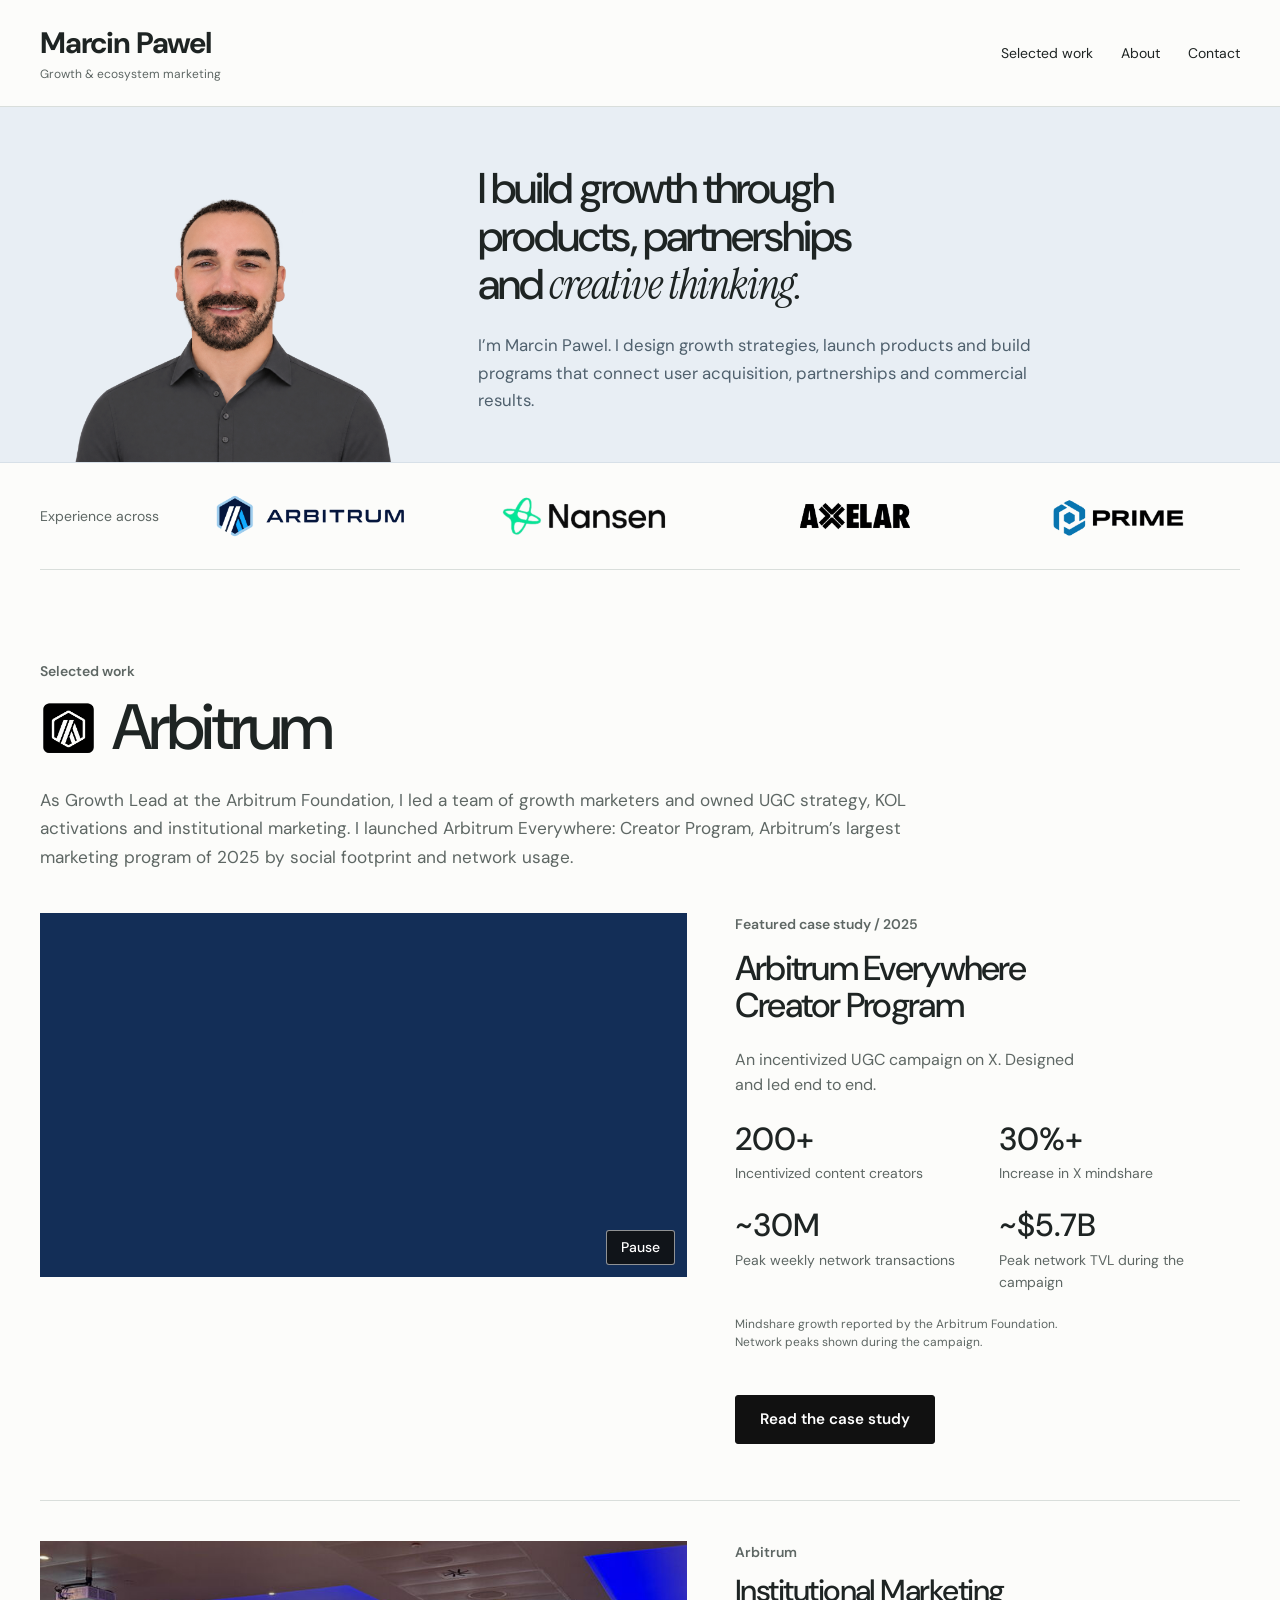
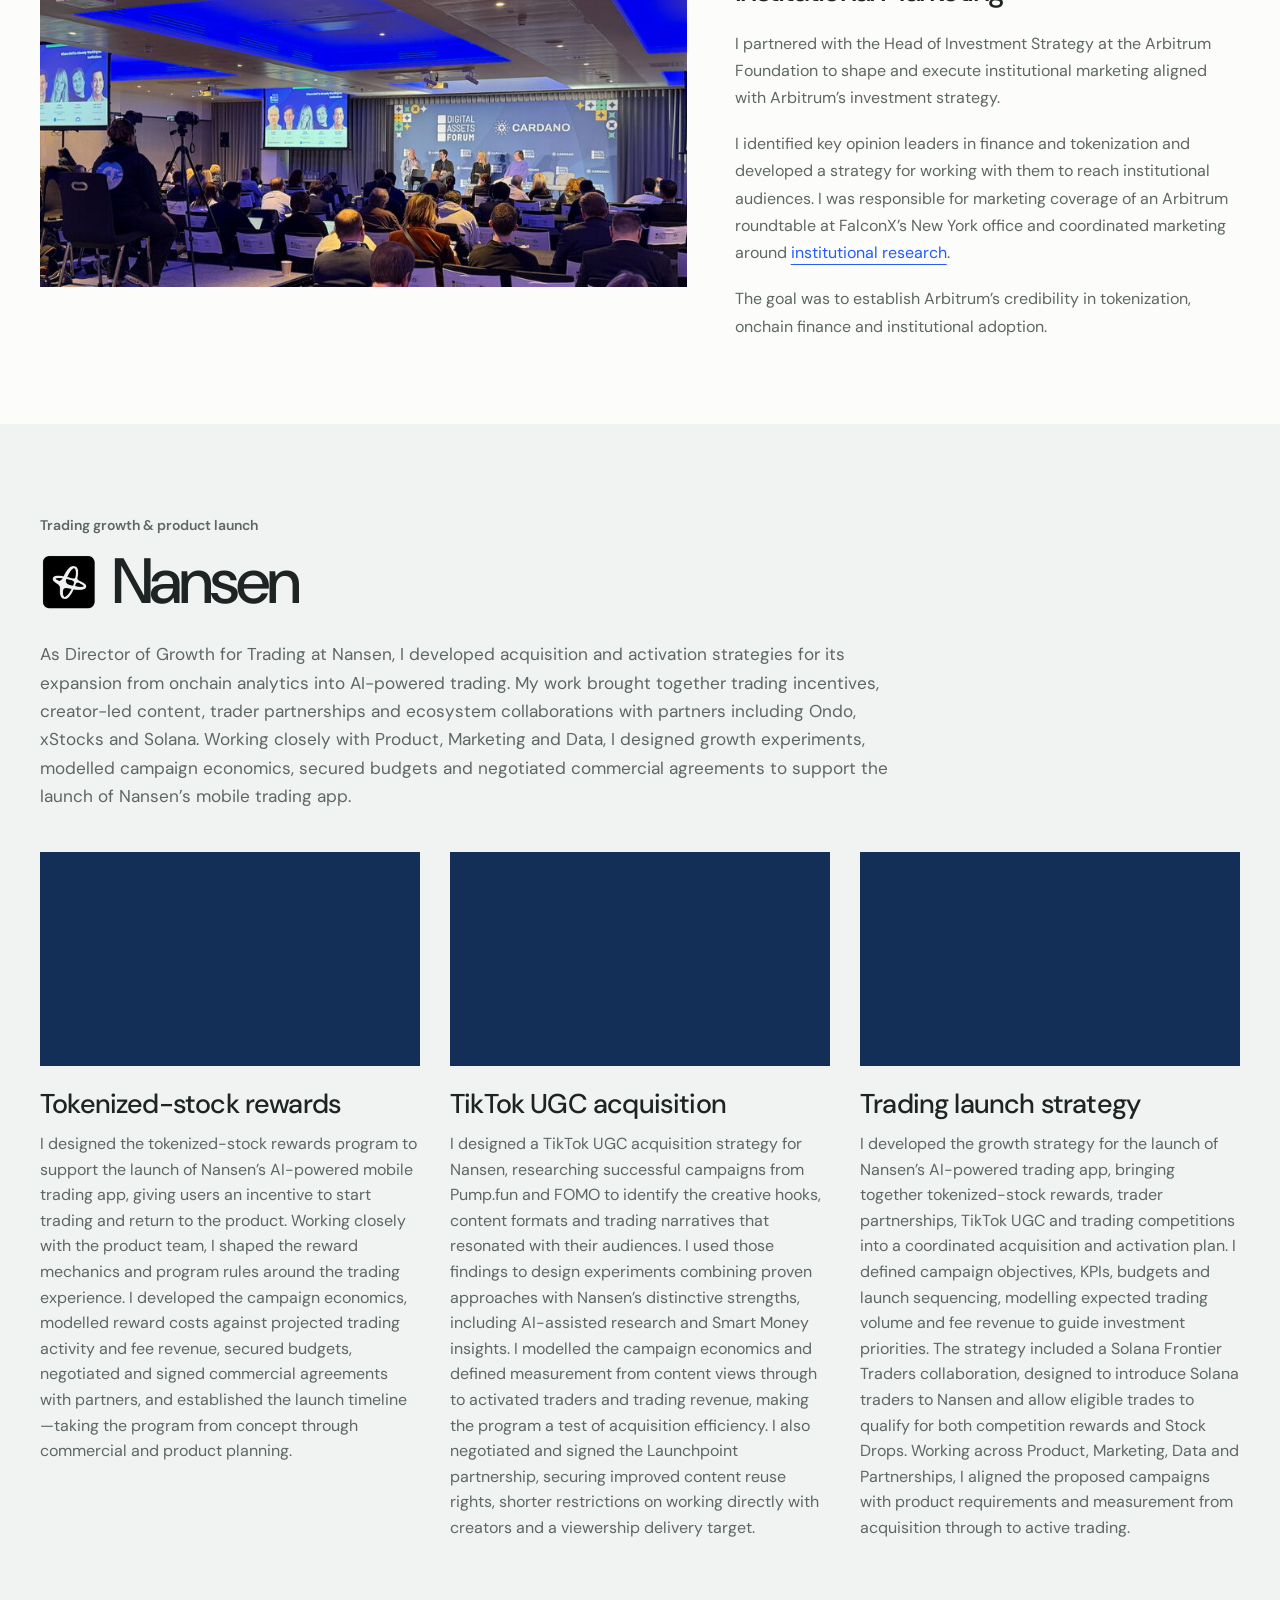
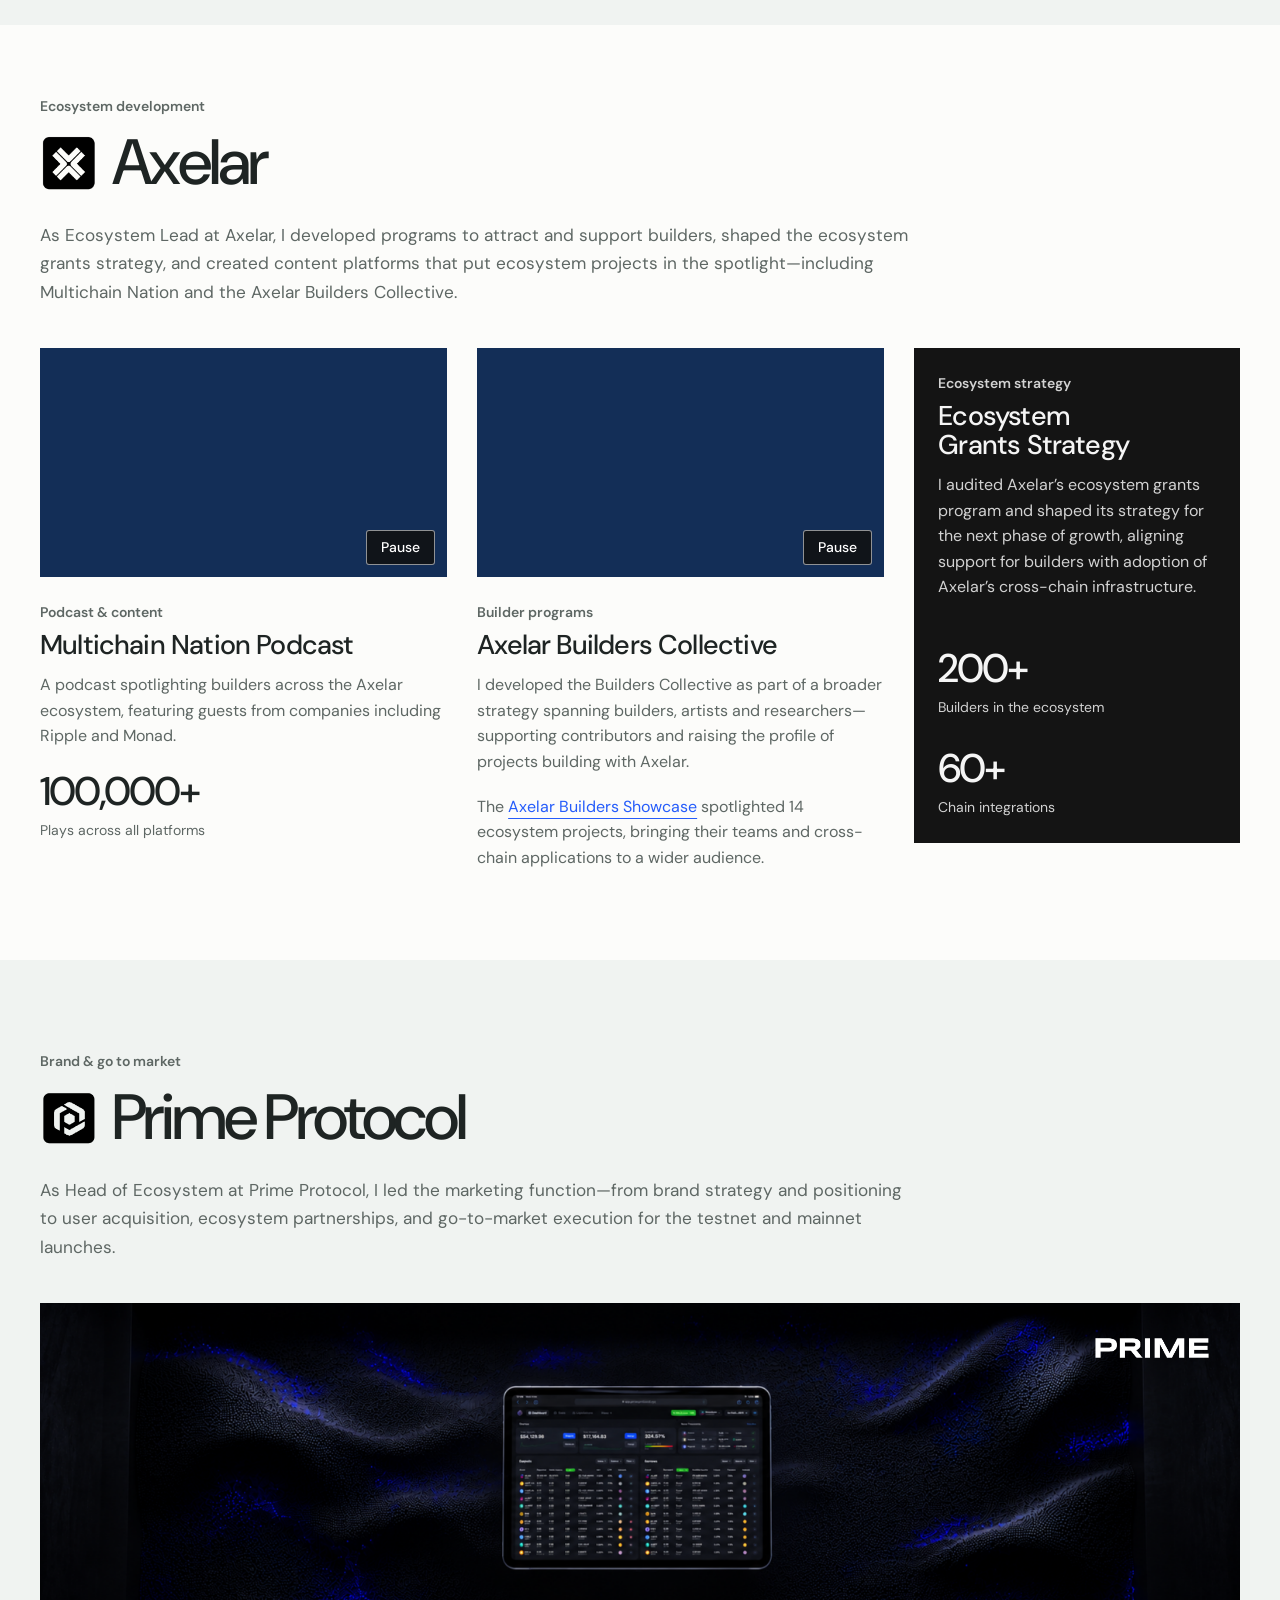
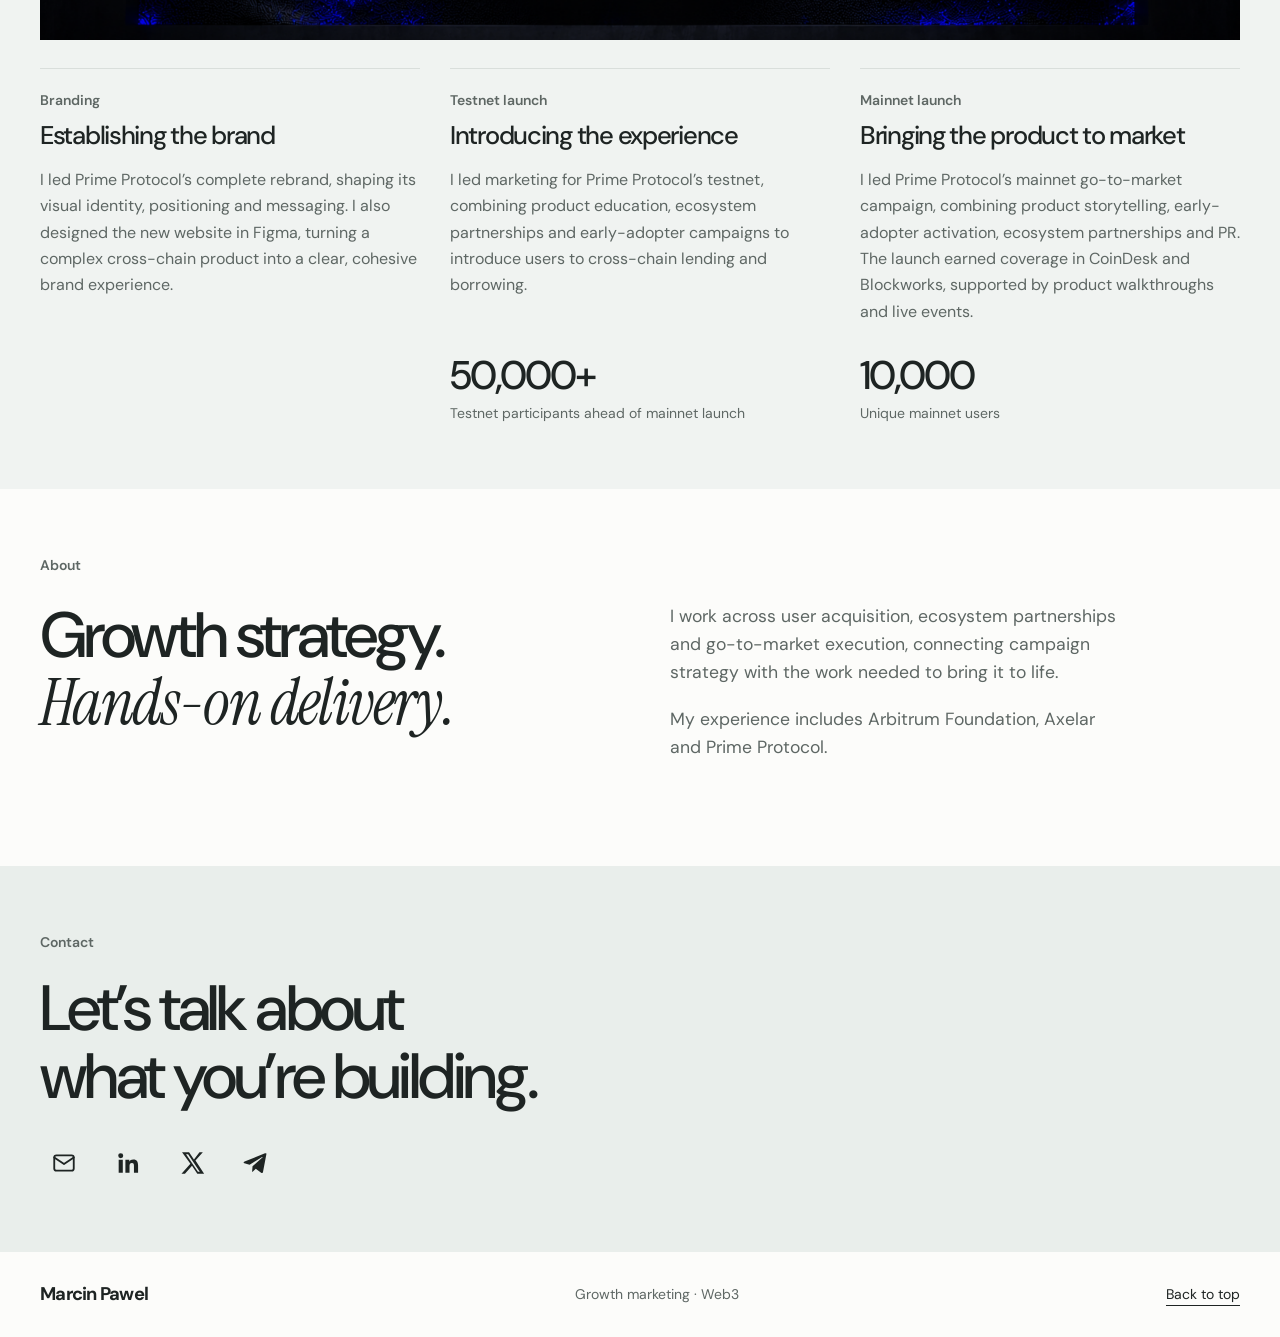
<file: index.html>
<!doctype html><html lang="en-US"><head><meta charset="utf-8"><meta name="viewport" content="width=device-width, initial-scale=1"><meta name="description" content="Marcin Pawel — growth marketing, ecosystem partnerships and go-to-market execution."><title>Marcin Pawel — Growth marketing</title><link rel="stylesheet" href="/style.css"><meta property="og:type" content="website"><meta property="og:site_name" content="Marcin Pawel"><meta property="og:title" content="Marcin Pawel — Growth & ecosystem marketing"><meta property="og:description" content="Growth marketing, ecosystem partnerships and go-to-market execution. Explore my work across Arbitrum, Axelar and Prime Protocol."><meta property="og:url" content="https://marcinpawel.com/"><meta property="og:image" content="https://marcinpawel.com/assets/social-sharing-v1.jpg"><meta property="og:image:width" content="1200"><meta property="og:image:height" content="630"><meta property="og:image:alt" content="Marcin Pawel — Growth and ecosystem marketing"><meta name="twitter:card" content="summary_large_image"><meta name="twitter:title" content="Marcin Pawel — Growth & ecosystem marketing"><meta name="twitter:description" content="Growth marketing, ecosystem partnerships and go-to-market execution. Explore my work across Arbitrum, Axelar and Prime Protocol."><meta name="twitter:image" content="https://marcinpawel.com/assets/social-sharing-v1.jpg"></head><body id="top"><header class="nav wrap"><a class="brand" href="/">Marcin Pawel<span>Growth & ecosystem marketing</span></a><nav aria-label="Main"><a href="/#work">Selected work</a><a href="/#about">About</a><a href="/#contact">Contact</a></nav></header>
<main>
<div class="hero-background"><section class="hero wrap"><div class="hero-text"><h1><span>I build growth through</span><span>products, partnerships</span><span>and <em>creative thinking.</em></span></h1><p class="intro">I’m Marcin Pawel. I design growth strategies, launch products and build programs that connect user acquisition, partnerships and commercial results.</p></div><figure class="portrait"><img src="/assets/marcin-smoothed.png" alt="Marcin Pawel in a dark gray shirt"></figure></section></div>
<div class="company-strip wrap"><span>Experience across</span><div class="company-logo arbitrum-logo"><img src="/assets/experience-arbitrum-approved.png" alt="Arbitrum"></div><div class="company-logo nansen-logo"><img src="/assets/experience-nansen-approved.png" alt="Nansen"></div><div class="company-logo axelar-logo"><img src="/assets/experience-axelar-approved.png" alt="Axelar"></div><div class="company-logo prime-logo"><img src="/assets/experience-prime-approved.png" alt="Prime Protocol"></div></div>
<section class="work-section wrap" id="work"><div class="section-heading role-heading arbitrum-heading"><div><p class="eyebrow">Selected work</p><h2 class="company-heading"><img src="/assets/arbitrum-symbol-black.png" alt="" aria-hidden="true">Arbitrum</h2></div><p>As Growth Lead at the Arbitrum Foundation, I led a team of growth marketers and owned UGC strategy, KOL activations and institutional marketing. I launched Arbitrum Everywhere: Creator Program, Arbitrum’s largest marketing program of 2025 by social footprint and network usage.</p></div>
<div class="featured"><div class="feature-video"><video id="creator-preview" autoplay muted loop playsinline preload="metadata" aria-label="Arbitrum Everywhere promotional campaign clip"><source src="/assets/arbitrum-everywhere-clip-2.mp4" type="video/mp4"></video><button class="video-toggle" type="button" aria-controls="creator-preview" aria-label="Pause campaign preview">Pause</button></div><div class="featured-copy"><p class="eyebrow">Featured case study / 2025</p><h3>Arbitrum Everywhere<br>Creator Program</h3><p>An incentivized UGC campaign on X. Designed and led end to end.</p><div class="inline-stats campaign-highlights"><div><b>200+</b><span>Incentivized content creators</span></div><div><b>30%+</b><span>Increase in X mindshare</span></div><div><b>~30M</b><span>Peak weekly network transactions</span></div><div><b>~$5.7B</b><span>Peak network TVL during the campaign</span></div></div><p class="metric-source">Mindshare growth reported by the Arbitrum Foundation. Network peaks shown during the campaign.</p><a class="case-study-button" href="/work/arbitrum/">Read the case study</a></div></div>
<article class="institutional-work"><figure><img loading="lazy" src="/assets/institutional-marketing-forum.jpg" alt="Panel discussion at the Digital Assets Forum, with attendees seated in the audience."></figure><div><p class="eyebrow">Arbitrum</p><h3>Institutional Marketing</h3><p>I partnered with the Head of Investment Strategy at the Arbitrum Foundation to shape and execute institutional marketing aligned with Arbitrum’s investment strategy.</p><p>I identified key opinion leaders in finance and tokenization and developed a strategy for working with them to reach institutional audiences. I was responsible for marketing coverage of an Arbitrum roundtable at FalconX’s New York office and coordinated marketing around <a href="https://www.falconx.io/newsroom/arbitrum-the-aws-of-blockchains" target="_blank" rel="noopener noreferrer">institutional research</a>.</p><p>The goal was to establish Arbitrum’s credibility in tokenization, onchain finance and institutional adoption.</p></div></article>
</section>
<div class="experience-band experience-band-muted"><section class="work-section wrap nansen-section" id="nansen"><div class="section-heading role-heading"><div><p class="eyebrow">Trading growth &amp; product launch</p><h2 class="company-heading"><img src="/assets/nansen-symbol-black.png" alt="" aria-hidden="true">Nansen</h2></div><p>As Director of Growth for Trading at Nansen, I developed acquisition and activation strategies for its expansion from onchain analytics into AI-powered trading. My work brought together trading incentives, creator-led content, trader partnerships and ecosystem collaborations with partners including Ondo, xStocks and Solana. Working closely with Product, Marketing and Data, I designed growth experiments, modelled campaign economics, secured budgets and negotiated commercial agreements to support the launch of Nansen’s mobile trading app.</p></div><div class="project-grid axelar-grid nansen-projects"><article class="project nansen-project"><div class="feature-video"><video id="nansen-stock-rewards" autoplay muted loop playsinline preload="metadata" aria-label="Tokenized-stock rewards video"><source src="/assets/nansen-stock-rewards.mp4" type="video/mp4"></video></div><h3>Tokenized-stock rewards</h3><p>I designed the tokenized-stock rewards program to support the launch of Nansen’s AI-powered mobile trading app, giving users an incentive to start trading and return to the product. Working closely with the product team, I shaped the reward mechanics and program rules around the trading experience. I developed the campaign economics, modelled reward costs against projected trading activity and fee revenue, secured budgets, negotiated and signed commercial agreements with partners, and established the launch timeline—taking the program from concept through commercial and product planning.</p></article><article class="project nansen-project"><div class="feature-video"><video id="nansen-tiktok-ugc" autoplay muted loop playsinline preload="metadata" aria-label="TikTok UGC acquisition video"><source src="/assets/nansen-tiktok-ugc.mp4" type="video/mp4"></video></div><h3>TikTok UGC acquisition</h3><p>I designed a TikTok UGC acquisition strategy for Nansen, researching successful campaigns from Pump.fun and FOMO to identify the creative hooks, content formats and trading narratives that resonated with their audiences. I used those findings to design experiments combining proven approaches with Nansen’s distinctive strengths, including AI-assisted research and Smart Money insights. I modelled the campaign economics and defined measurement from content views through to activated traders and trading revenue, making the program a test of acquisition efficiency. I also negotiated and signed the Launchpoint partnership, securing improved content reuse rights, shorter restrictions on working directly with creators and a viewership delivery target.</p></article><article class="project nansen-project"><div class="feature-video"><video id="nansen-launch-strategy" autoplay muted loop playsinline preload="metadata" aria-label="Trading launch strategy video"><source src="/assets/nansen-launch-strategy.mp4" type="video/mp4"></video></div><h3>Trading launch strategy</h3><p>I developed the growth strategy for the launch of Nansen’s AI-powered trading app, bringing together tokenized-stock rewards, trader partnerships, TikTok UGC and trading competitions into a coordinated acquisition and activation plan. I defined campaign objectives, KPIs, budgets and launch sequencing, modelling expected trading volume and fee revenue to guide investment priorities. The strategy included a Solana Frontier Traders collaboration, designed to introduce Solana traders to Nansen and allow eligible trades to qualify for both competition rewards and Stock Drops. Working across Product, Marketing, Data and Partnerships, I aligned the proposed campaigns with product requirements and measurement from acquisition through to active trading.</p></article></div></section></div>
<section class="axelar-section"><div class="wrap"><div class="section-heading role-heading"><div><p class="eyebrow">Ecosystem development</p><h2 class="company-heading"><img src="/assets/axelar-symbol-black.png" alt="" aria-hidden="true">Axelar</h2></div><p>As Ecosystem Lead at Axelar, I developed programs to attract and support builders, shaped the ecosystem grants strategy, and created content platforms that put ecosystem projects in the spotlight—including Multichain Nation and the Axelar Builders Collective.</p></div>
<div class="project-grid axelar-grid">
<article class="project podcast"><div class="feature-video podcast-video"><video id="podcast-preview" autoplay muted loop playsinline preload="metadata" aria-label="Multichain Nation podcast preview"><source src="/assets/multichain-nation.mp4" type="video/mp4"></video><button class="video-toggle" type="button" aria-controls="podcast-preview" aria-label="Pause podcast preview">Pause</button></div><p class="eyebrow">Podcast &amp; content</p><h3>Multichain Nation Podcast</h3><p>A podcast spotlighting builders across the Axelar ecosystem, featuring guests from companies including Ripple and Monad.</p><div class="podcast-result"><strong>100,000+</strong><span>Plays across all platforms</span></div></article>
<article class="project"><div class="feature-video builders-video"><video id="builders-preview" autoplay muted loop playsinline preload="metadata" aria-label="Axelar Builders Showcase preview"><source src="/assets/axelar-builders-showcase-longer.mp4" type="video/mp4"></video><button class="video-toggle" type="button" aria-controls="builders-preview" aria-label="Pause builders showcase preview">Pause</button></div><p class="eyebrow">Builder programs</p><h3>Axelar Builders Collective</h3><p>I developed the Builders Collective as part of a broader strategy spanning builders, artists and researchers—supporting contributors and raising the profile of projects building with Axelar.</p><p>The <a href="https://x.com/axelar/status/1773343491084460395" target="_blank" rel="noopener noreferrer">Axelar Builders Showcase</a> spotlighted 14 ecosystem projects, bringing their teams and cross-chain applications to a wider audience.</p></article>
<article class="project grants"><div><p class="eyebrow">Ecosystem strategy</p><h3>Ecosystem<br>Grants Strategy</h3><p>I audited Axelar’s ecosystem grants program and shaped its strategy for the next phase of growth, aligning support for builders with adoption of Axelar’s cross-chain infrastructure.</p><div class="grant-metrics"><div class="podcast-result"><strong>200+</strong><span>Builders in the ecosystem</span></div><div class="podcast-result"><strong>60+</strong><span>Chain integrations</span></div></div></div></article>
</div></div></section>
<div class="experience-band experience-band-muted"><section class="work-section wrap"><div class="section-heading role-heading"><div><p class="eyebrow">Brand & go to market</p><h2 class="company-heading"><img src="/assets/prime-symbol-black.png" alt="" aria-hidden="true">Prime Protocol</h2></div><p>As Head of Ecosystem at Prime Protocol, I led the marketing function—from brand strategy and positioning to user acquisition, ecosystem partnerships, and go-to-market execution for the testnet and mainnet launches.</p></div>
<figure class="prime-product-media"><img loading="lazy" src="/assets/prime-protocol-product.png" alt="Prime Protocol lending and borrowing dashboard on a tablet against a dark blue textured background."><img class="prime-image-logo" src="/assets/prime-wordmark-white.png" alt="Prime"></figure>
<div class="prime-projects"><article><p class="eyebrow">Branding</p><h3>Establishing the brand</h3><p>I led Prime Protocol’s complete rebrand, shaping its visual identity, positioning and messaging. I also designed the new website in Figma, turning a complex cross-chain product into a clear, cohesive brand experience.</p></article><article><p class="eyebrow">Testnet launch</p><h3>Introducing the experience</h3><p>I led marketing for Prime Protocol’s testnet, combining product education, ecosystem partnerships and early-adopter campaigns to introduce users to cross-chain lending and borrowing.</p><div class="podcast-result"><strong>50,000+</strong><span>Testnet participants ahead of mainnet launch</span></div></article><article><p class="eyebrow">Mainnet launch</p><h3>Bringing the product to market</h3><p>I led Prime Protocol’s mainnet go-to-market campaign, combining product storytelling, early-adopter activation, ecosystem partnerships and PR. The launch earned coverage in CoinDesk and Blockworks, supported by product walkthroughs and live events.</p><div class="podcast-result"><strong>10,000</strong><span>Unique mainnet users</span></div></article></div>
</section></div>
<section class="about wrap" id="about"><p class="eyebrow">About</p><h2>Growth strategy.<br><em>Hands-on delivery.</em></h2><div><p>I work across user acquisition, ecosystem partnerships and go-to-market execution, connecting campaign strategy with the work needed to bring it to life.</p><p>My experience includes Arbitrum Foundation, Axelar and Prime Protocol.</p></div></section>
<section class="contact" id="contact"><div class="wrap"><p class="eyebrow">Contact</p><h2>Let’s talk about<br>what you’re building.</h2><div class="social-links" aria-label="Contact and social profiles"><a href="mailto:marcincryptos@gmail.com" aria-label="Email Marcin Pawel" title="Email Marcin Pawel"><svg viewBox="0 0 24 24" aria-hidden="true" fill="none" stroke="currentColor" stroke-width="1.7" stroke-linecap="round" stroke-linejoin="round"><rect x="3" y="5" width="18" height="14" rx="2"/><path d="m3 7 9 6 9-6"/></svg></a><a href="https://www.linkedin.com/in/marcin-pawel/" target="_blank" rel="noopener noreferrer" aria-label="Marcin Pawel on LinkedIn" title="Marcin Pawel on LinkedIn"><svg viewBox="0 0 24 24" aria-hidden="true" fill="none" stroke="currentColor" stroke-width="1.7" stroke-linecap="round" stroke-linejoin="round"><path fill="currentColor" stroke="none" d="M5.3 3a2.3 2.3 0 1 0 0 4.6 2.3 2.3 0 0 0 0-4.6ZM3.4 9h3.8v12H3.4V9Zm6.2 0h3.6v1.6h.1c.5-1 1.7-1.9 3.5-1.9 3.8 0 4.5 2.5 4.5 5.7V21h-3.8v-5.8c0-1.4 0-3.1-1.9-3.1s-2.2 1.5-2.2 3V21H9.6V9Z"/></svg></a><a href="https://x.com/MarcinPress" target="_blank" rel="noopener noreferrer" aria-label="Marcin Pawel on X" title="Marcin Pawel on X"><svg viewBox="0 0 24 24" aria-hidden="true" fill="none" stroke="currentColor" stroke-width="1.7" stroke-linecap="round" stroke-linejoin="round"><path fill="currentColor" stroke="none" d="M18.9 2H22l-6.8 7.8L23.2 22h-6.3L12 14.6 5.5 22H2.3l8.2-9.4L2.8 2h6.5l4.5 6.8L18.9 2ZM17.5 20h1.7L8.4 4H6.5l11 16Z"/></svg></a><a href="https://t.me/marcinx" target="_blank" rel="noopener noreferrer" aria-label="Marcin Pawel on Telegram" title="Marcin Pawel on Telegram"><svg viewBox="0 0 24 24" aria-hidden="true" fill="currentColor"><path d="M21.7 3.3 18.5 20c-.2 1.2-.9 1.5-1.8.9l-4.9-3.6-2.4 2.3c-.3.3-.5.5-1 .5l.4-5 9.1-8.2c.4-.4-.1-.6-.6-.3L6.1 13.7l-4.8-1.5c-1-.3-1-1 .2-1.5L20.3 3c.9-.3 1.6.2 1.4.3Z"/></svg></a></div></div></section>
</main><footer class="wrap"><a class="brand" href="/">Marcin Pawel</a><p>Growth marketing · Web3</p><a href="#top">Back to top</a></footer><script src="/site.js"></script></body></html>
</file>
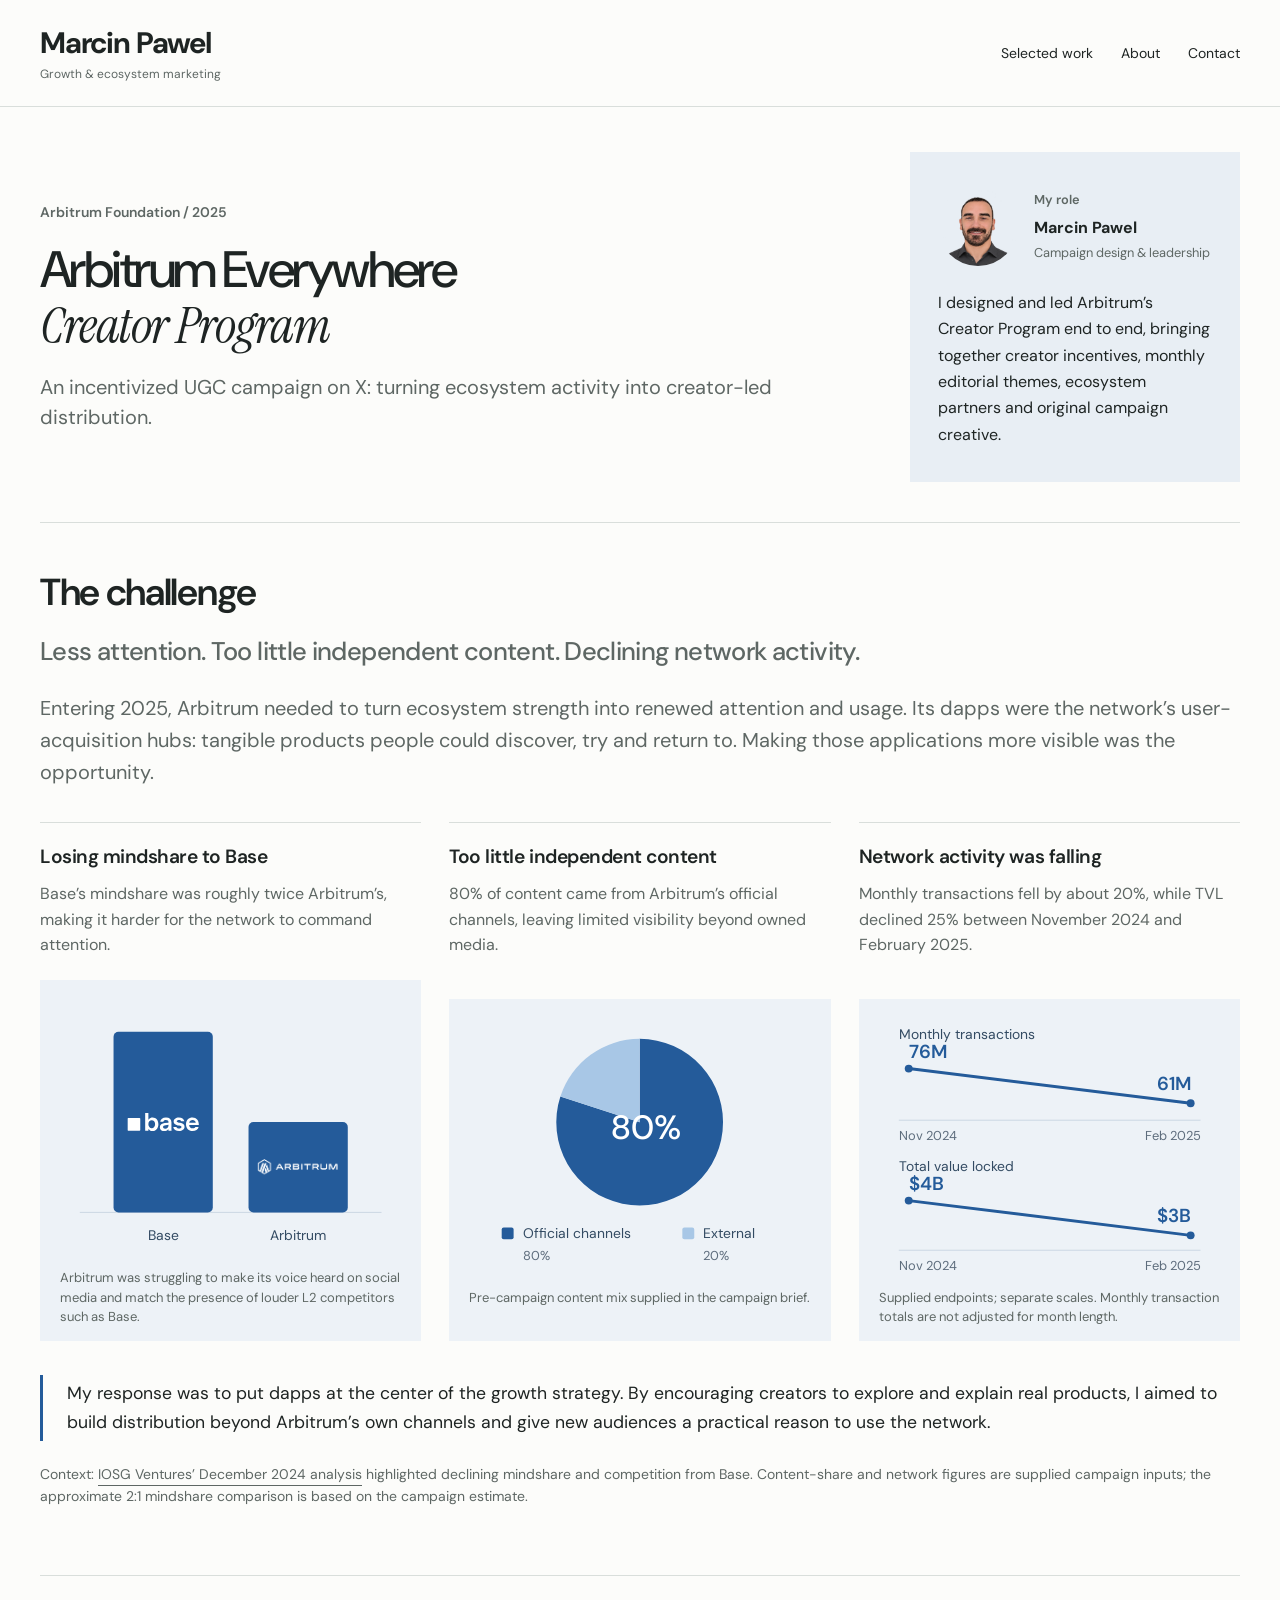
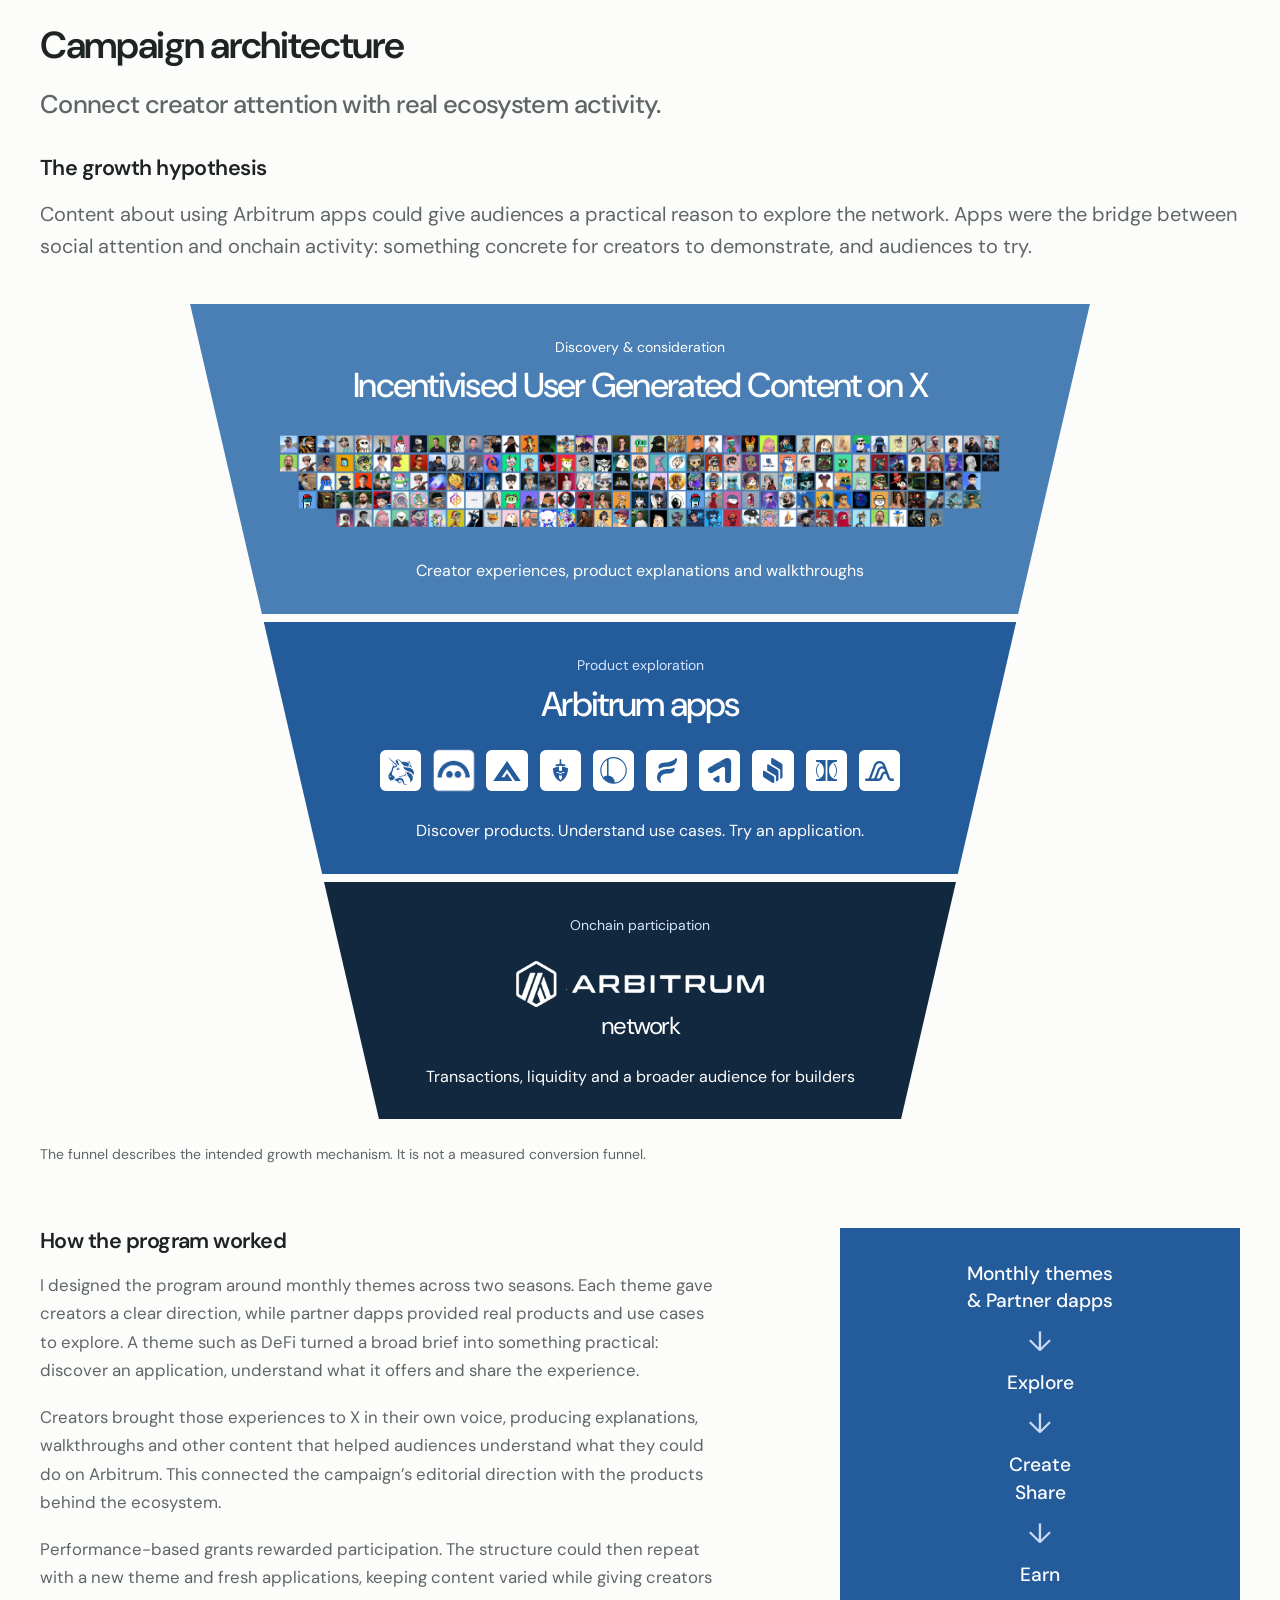
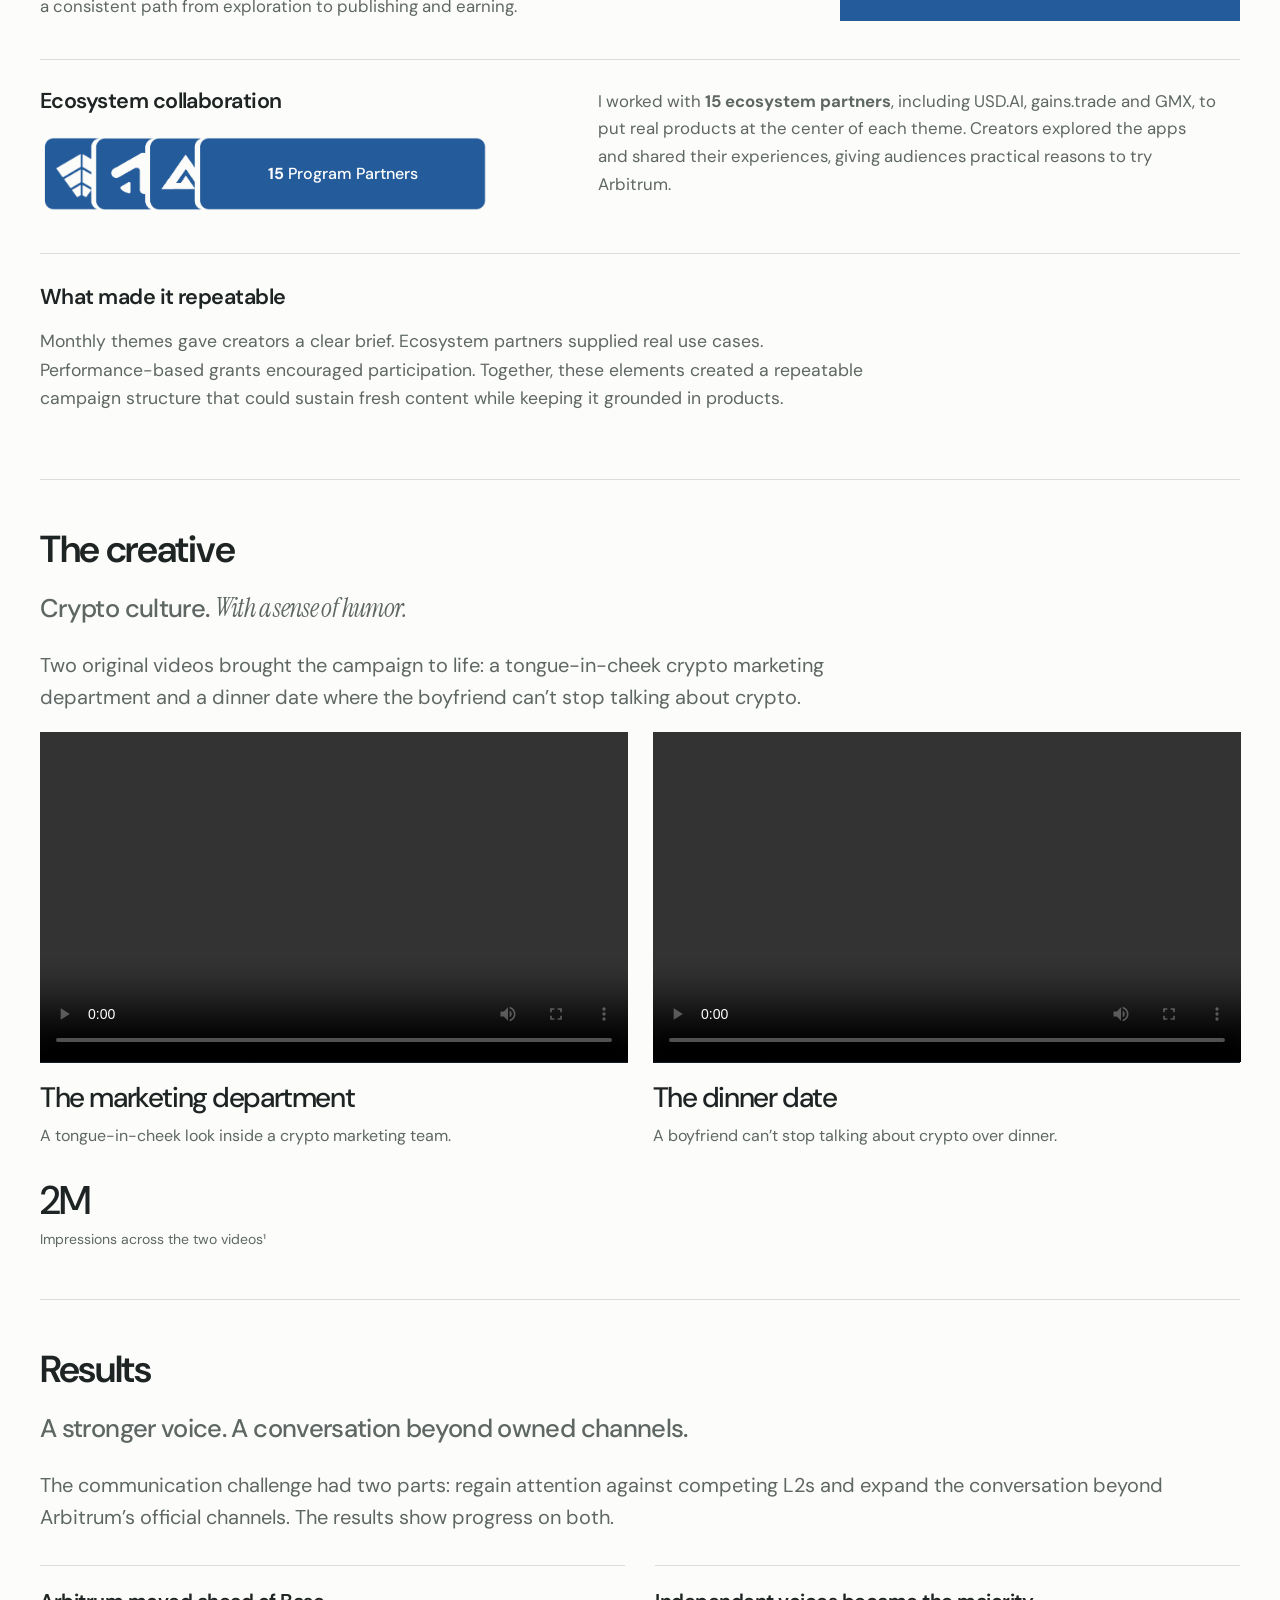
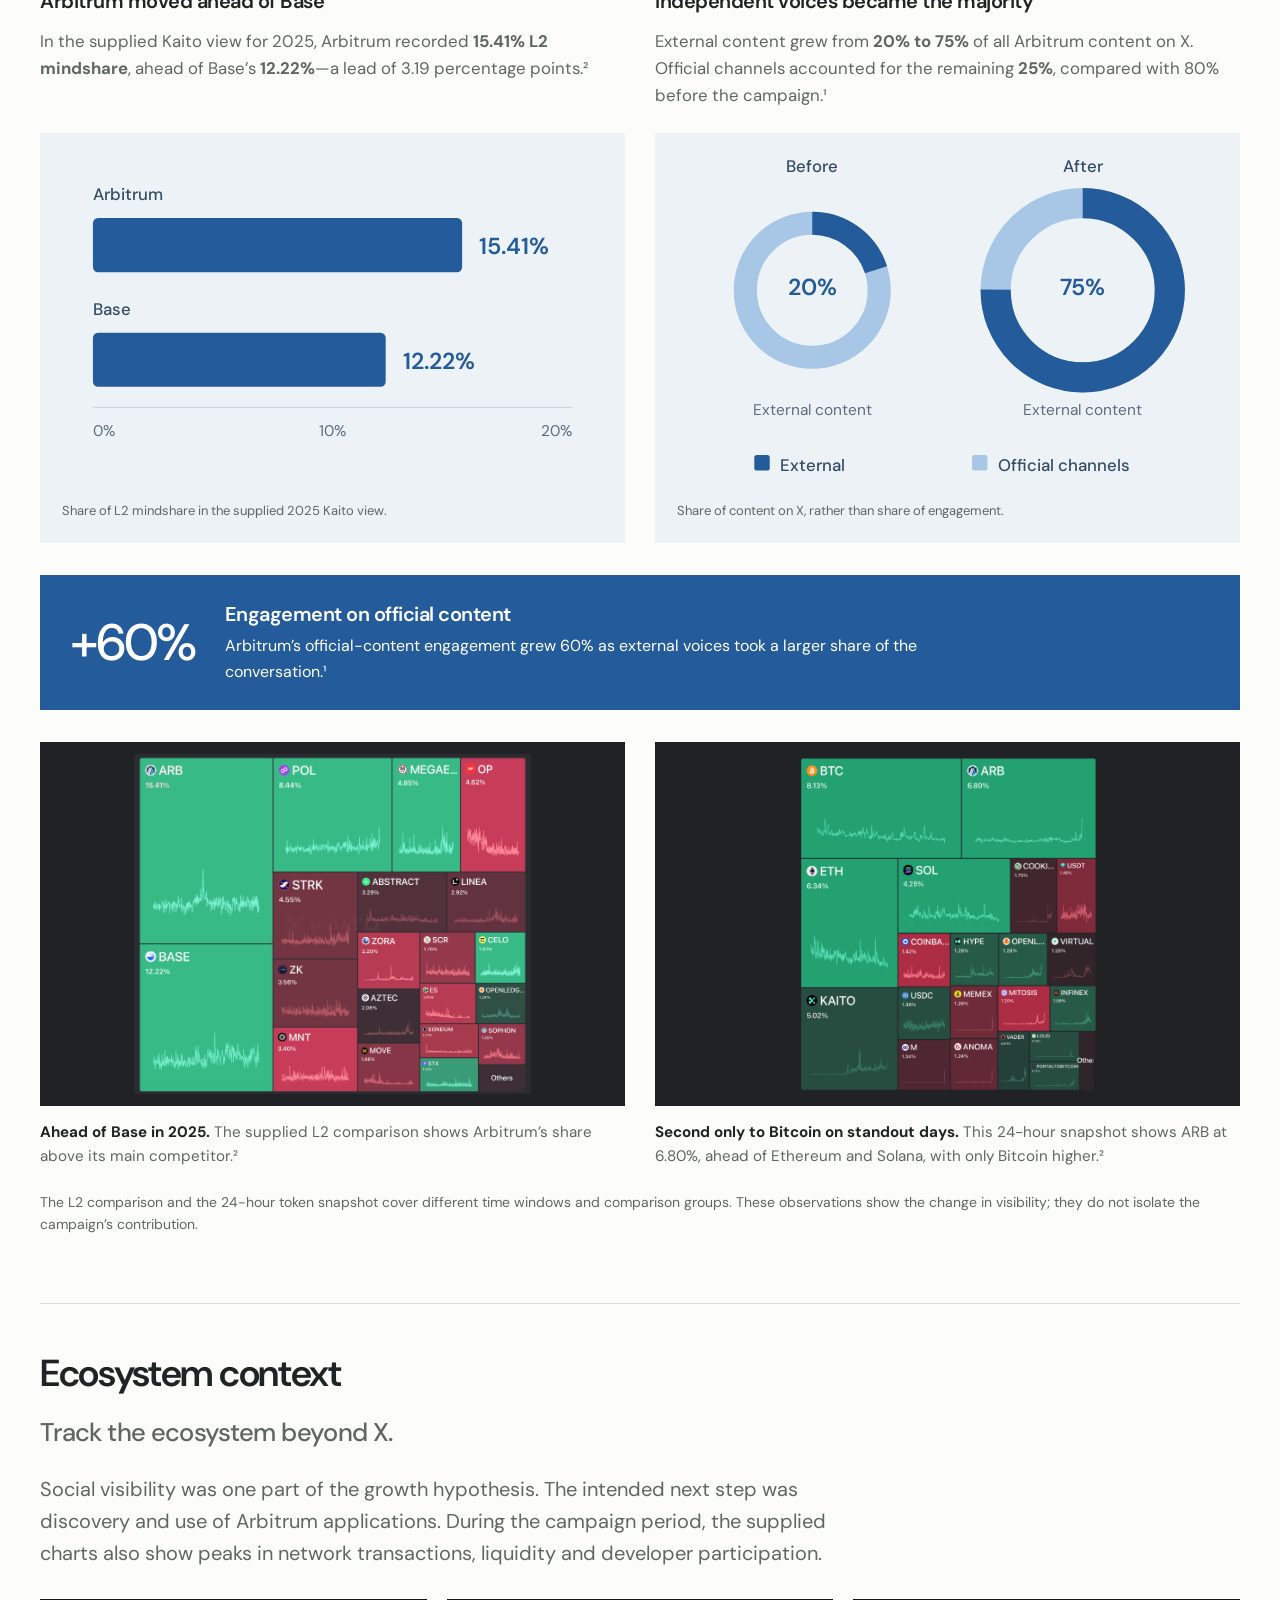
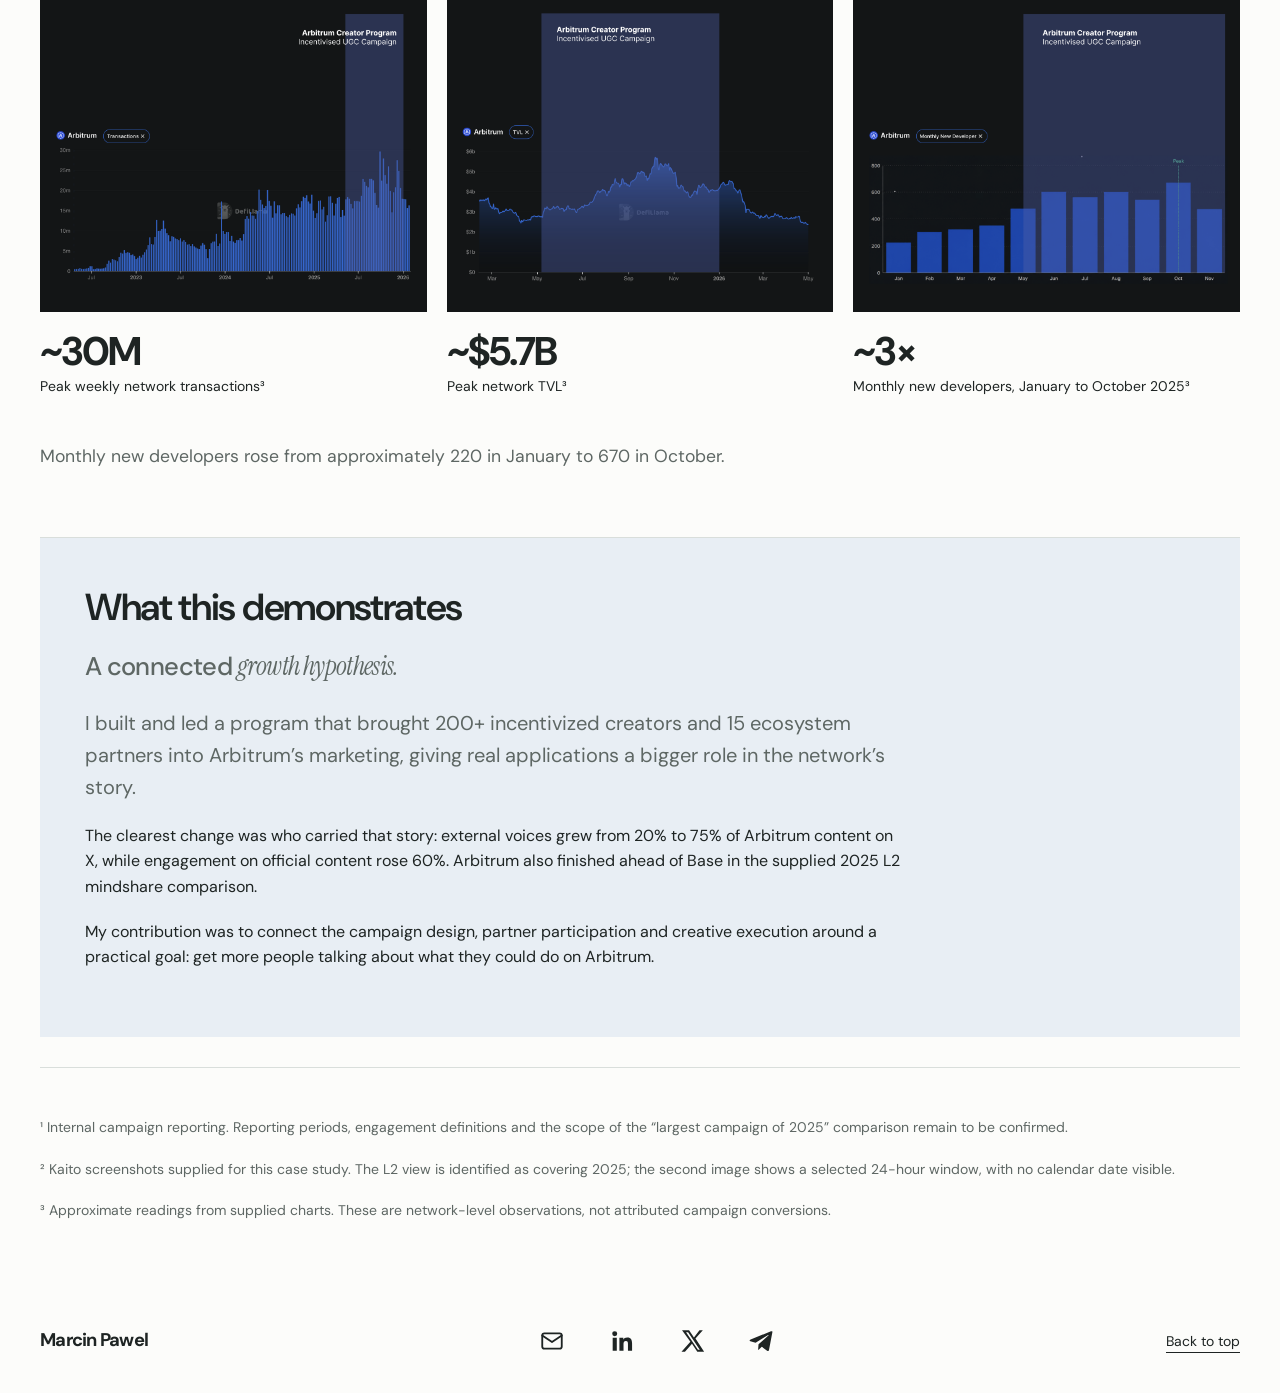
<file: work/arbitrum/index.html>
<!doctype html><html lang="en-US"><head><meta charset="utf-8"><meta name="viewport" content="width=device-width, initial-scale=1"><meta name="description" content="Marcin Pawel — growth marketing, ecosystem partnerships and go-to-market execution."><title>Arbitrum Everywhere: Creator Program — Marcin Pawel</title><link rel="stylesheet" href="/style.css"><meta property="og:type" content="website"><meta property="og:site_name" content="Marcin Pawel"><meta property="og:title" content="Arbitrum Creator Program — Marcin Pawel"><meta property="og:description" content="How I designed and led Arbitrum’s creator program, connecting creator content with ecosystem applications."><meta property="og:url" content="https://marcinpawel.com/work/arbitrum/"><meta property="og:image" content="https://marcinpawel.com/assets/social-sharing-v1.jpg"><meta property="og:image:width" content="1200"><meta property="og:image:height" content="630"><meta property="og:image:alt" content="Marcin Pawel — Growth and ecosystem marketing"><meta name="twitter:card" content="summary_large_image"><meta name="twitter:title" content="Arbitrum Creator Program — Marcin Pawel"><meta name="twitter:description" content="How I designed and led Arbitrum’s creator program, connecting creator content with ecosystem applications."><meta name="twitter:image" content="https://marcinpawel.com/assets/social-sharing-v1.jpg"></head><body id="top"><header class="nav wrap"><a class="brand" href="/">Marcin Pawel<span>Growth & ecosystem marketing</span></a><nav aria-label="Main"><a href="/#work">Selected work</a><a href="/#about">About</a><a href="/#contact">Contact</a></nav></header><main class="wrap case">
<section class="hero case-intro"><div class="case-intro-copy"><p class="eyebrow">Arbitrum Foundation / 2025</p><h1>Arbitrum Everywhere<br><em>Creator Program</em></h1><p class="lead case-subtitle">An incentivized UGC campaign on X: turning ecosystem activity into creator-led distribution.</p></div><aside class="case-role-card" aria-label="My role"><div class="case-role-person"><img src="/assets/marcin-role-portrait.png" alt="Marcin Pawel"><div><p class="eyebrow">My role</p><strong>Marcin Pawel</strong><span>Campaign design &amp; leadership</span></div></div><p>I designed and led Arbitrum’s Creator Program end to end, bringing together creator incentives, monthly editorial themes, ecosystem partners and original campaign creative.</p></aside></section>
<section class="section challenge-section"><h2 class="case-section-title">The challenge</h2><h3 class="case-section-deck">Less attention. Too little independent content. Declining network activity.</h3><p class="lead challenge-intro">Entering 2025, Arbitrum needed to turn ecosystem strength into renewed attention and usage. Its dapps were the network’s user-acquisition hubs: tangible products people could discover, try and return to. Making those applications more visible was the opportunity.</p>
<div class="challenge-grid">
<article class="challenge-card"><h4>Losing mindshare to Base</h4><p>Base’s mindshare was roughly twice Arbitrum’s, making it harder for the network to command attention.</p><figure class="challenge-chart"><svg viewBox="0 0 360 260" role="img" aria-labelledby="mindshare-chart-title mindshare-chart-desc"><title id="mindshare-chart-title">Base versus Arbitrum mindshare — approximate 2:1 comparison</title><desc id="mindshare-chart-desc">Base’s mindshare was approximately twice Arbitrum’s, based on the supplied campaign estimate. The bars show a relative comparison, not absolute percentages.</desc><line class="chart-rule" x1="28" y1="218" x2="332" y2="218"/><rect x="62" y="36" width="100" height="182" rx="5" fill="#245b9a"/><rect x="198" y="127" width="100" height="91" rx="5" fill="#245b9a"/><image href="/assets/base-logo-white.svg" x="76" y="112" width="72" height="30"/><image href="/assets/arbitrum-logo-white.png" x="201" y="156" width="94" height="32"/><text class="chart-label" x="112" y="246" text-anchor="middle">Base</text><text class="chart-label" x="248" y="246" text-anchor="middle">Arbitrum</text></svg><figcaption>Arbitrum was struggling to make its voice heard on social media and match the presence of louder L2 competitors such as Base.</figcaption></figure></article>
<article class="challenge-card"><h4>Too little independent content</h4><p>80% of content came from Arbitrum’s official channels, leaving limited visibility beyond owned media.</p><figure class="challenge-chart"><svg viewBox="0 0 360 260" role="img" aria-labelledby="content-chart-title content-chart-desc"><title id="content-chart-title">Content sources before the campaign</title><desc id="content-chart-desc">80 percent official Arbitrum channels and 20 percent external content, based on the campaign brief.</desc><path d="M180 108 L180 24 A84 84 0 1 1 100.111 82.043 Z" fill="#245b9a"/><path d="M180 108 L100.111 82.043 A84 84 0 0 1 180 24 Z" fill="#a8c7e6"/><text x="186" y="125" text-anchor="middle" fill="white" class="chart-big">80%</text><rect x="41" y="214" width="12" height="12" rx="2" fill="#245b9a"/><text class="chart-label" x="62" y="225">Official channels</text><rect x="223" y="214" width="12" height="12" rx="2" fill="#a8c7e6"/><text class="chart-label" x="244" y="225">External</text><text class="chart-small" x="62" y="247">80%</text><text class="chart-small" x="244" y="247">20%</text></svg><figcaption>Pre-campaign content mix supplied in the campaign brief.</figcaption></figure></article>
<article class="challenge-card"><h4>Network activity was falling</h4><p>Monthly transactions fell by about 20%, while TVL declined 25% between November 2024 and February 2025.</p><figure class="challenge-chart"><svg viewBox="0 0 360 260" role="img" aria-labelledby="activity-chart-title activity-chart-desc"><title id="activity-chart-title">Arbitrum transactions and TVL declined from November 2024 to February 2025</title><desc id="activity-chart-desc">Monthly transactions: 76 million to 61 million. TVL: 4 billion dollars to 3 billion dollars. Lines connect the supplied endpoints only; intermediate months are not plotted. Each metric has its own scale.</desc><text class="chart-label" x="28" y="24">Monthly transactions</text><line class="chart-rule" x1="28" y1="106" x2="332" y2="106"/><path d="M38 54 L322 89" class="chart-trend"/><circle cx="38" cy="54" r="4" fill="#245b9a"/><circle cx="322" cy="89" r="4" fill="#245b9a"/><text class="chart-value" x="38" y="43">76M</text><text class="chart-value" x="322" y="76" text-anchor="end">61M</text><text class="chart-small" x="28" y="126">Nov 2024</text><text class="chart-small" x="332" y="126" text-anchor="end">Feb 2025</text><text class="chart-label" x="28" y="157">Total value locked</text><line class="chart-rule" x1="28" y1="237" x2="332" y2="237"/><path d="M38 187 L322 222" class="chart-trend"/><circle cx="38" cy="187" r="4" fill="#245b9a"/><circle cx="322" cy="222" r="4" fill="#245b9a"/><text class="chart-value" x="38" y="176">$4B</text><text class="chart-value" x="322" y="209" text-anchor="end">$3B</text><text class="chart-small" x="28" y="257">Nov 2024</text><text class="chart-small" x="332" y="257" text-anchor="end">Feb 2025</text></svg><figcaption>Supplied endpoints; separate scales. Monthly transaction totals are not adjusted for month length.</figcaption></figure></article>
</div><div class="challenge-conclusion"><p>My response was to put dapps at the center of the growth strategy. By encouraging creators to explore and explain real products, I aimed to build distribution beyond Arbitrum’s own channels and give new audiences a practical reason to use the network.</p></div><p class="sources challenge-sources">Context: <a href="https://forum.arbitrum.foundation/t/arbs-wake-up-call-a-critical-pivot-is-necessary/27706/1" target="_blank" rel="noopener noreferrer">IOSG Ventures’ December 2024 analysis</a> highlighted declining mindshare and competition from Base. Content-share and network figures are supplied campaign inputs; the approximate 2:1 mindshare comparison is based on the campaign estimate.</p></section>
<section class="section campaign-architecture"><h2 class="case-section-title">Campaign architecture</h2><h3 class="case-section-deck">Connect creator attention with real ecosystem activity.</h3><div class="architecture-subsection"><h3 class="architecture-subtitle">The growth hypothesis</h3><p class="lead">Content about using Arbitrum apps could give audiences a practical reason to explore the network. Apps were the bridge between social attention and onchain activity: something concrete for creators to demonstrate, and audiences to try.</p><div class="growth-funnel" role="group" aria-label="Growth hypothesis: UGC on X drives discovery of Arbitrum apps, which provide a route to participation on the Arbitrum network."><div class="funnel-stage funnel-top"><span>Discovery &amp; consideration</span><h3>Incentivised User Generated Content on X</h3><img class="funnel-creators" src="/assets/arbitrum-ugc-creators.png" loading="lazy" alt="Collage of profile pictures of Arbitrum content creators"><p>Creator experiences, product explanations and walkthroughs</p></div><div class="funnel-stage funnel-middle"><span>Product exploration</span><h3>Arbitrum apps</h3><div class="funnel-app-logos" aria-label="Leading apps on Arbitrum"><span class="funnel-app-icon" style="--app-logo:url(/assets/funnel-apps/uniswap.svg);--mark-size:68%"><img src="/assets/funnel-apps/uniswap.svg" alt="Uniswap" title="Uniswap" loading="lazy"></span><span class="funnel-app-icon funnel-app-icon-provided"><img src="/assets/funnel-apps/aave-app.png" alt="Aave" title="Aave" loading="lazy"></span><span class="funnel-app-icon" style="--app-logo:url(/assets/funnel-apps/gmx.svg);--mark-size:70%"><img src="/assets/funnel-apps/gmx.svg" alt="GMX" title="GMX" loading="lazy"></span><span class="funnel-app-icon" style="--app-logo:url(/assets/funnel-apps/camelot.svg);--mark-size:57%"><img src="/assets/funnel-apps/camelot.svg" alt="Camelot" title="Camelot" loading="lazy"></span><span class="funnel-app-icon" style="--app-logo:url(/assets/funnel-apps/pendle.svg);--mark-size:65%"><img src="/assets/funnel-apps/pendle.svg" alt="Pendle" title="Pendle" loading="lazy"></span><span class="funnel-app-icon" style="--app-logo:url(/assets/funnel-apps/fluid.svg);--mark-size:61%"><img src="/assets/funnel-apps/fluid.svg" alt="Fluid" title="Fluid" loading="lazy"></span><span class="funnel-app-icon" style="--app-logo:url(/assets/funnel-apps/gtrade.svg);--mark-size:65%"><img src="/assets/funnel-apps/gtrade.svg" alt="gTrade" title="gTrade" loading="lazy"></span><span class="funnel-app-icon" style="--app-logo:url(/assets/funnel-apps/compound.svg);--mark-size:60%"><img src="/assets/funnel-apps/compound.svg" alt="Compound" title="Compound" loading="lazy"></span><span class="funnel-app-icon" style="--app-logo:url(/assets/funnel-apps/ostium.svg);--mark-size:52%"><img src="/assets/funnel-apps/ostium.svg" alt="Ostium" title="Ostium" loading="lazy"></span><span class="funnel-app-icon" style="--app-logo:url(/assets/funnel-apps/variational.svg);--mark-size:70%"><img src="/assets/funnel-apps/variational.svg" alt="Variational" title="Variational" loading="lazy"></span></div><p>Discover products. Understand use cases. Try an application.</p></div><div class="funnel-stage funnel-bottom"><span>Onchain participation</span><h3 class="funnel-network-title"><span class="funnel-network-logo"><img src="/assets/arbitrum-logo-white.png" alt="Arbitrum" loading="lazy"></span><span class="funnel-network-word">network</span></h3><p>Transactions, liquidity and a broader audience for builders</p></div></div><p class="sources">The funnel describes the intended growth mechanism. It is not a measured conversion funnel.</p></div><div class="architecture-subsection program-mechanics" id="campaign-process"><div class="program-mechanics-copy"><h3 class="architecture-subtitle">How the program worked</h3><p>I designed the program around monthly themes across two seasons. Each theme gave creators a clear direction, while partner dapps provided real products and use cases to explore. A theme such as DeFi turned a broad brief into something practical: discover an application, understand what it offers and share the experience.</p><p>Creators brought those experiences to X in their own voice, producing explanations, walkthroughs and other content that helped audiences understand what they could do on Arbitrum. This connected the campaign’s editorial direction with the products behind the ecosystem.</p><p>Performance-based grants rewarded participation. The structure could then repeat with a new theme and fresh applications, keeping content varied while giving creators a consistent path from exploration to publishing and earning.</p></div><ol class="program-vertical-flow" aria-label="Campaign process"><li><span>Monthly themes<br>&amp; Partner dapps</span></li><li><span>Explore</span></li><li><span>Create<br>Share</span></li><li><span>Earn</span></li></ol></div><div class="architecture-subsection architecture-partners" id="ecosystem-collaboration"><div><h3 class="architecture-subtitle">Ecosystem collaboration</h3><figure class="program-partners-graphic"><img src="/assets/program-partners.png" alt="Ecosystem partner graphic featuring USD.AI, gains.trade and GMX" loading="lazy"><figcaption><strong>15</strong> Program Partners</figcaption></figure></div><div><p>I worked with <strong>15 ecosystem partners</strong>, including USD.AI, gains.trade and GMX, to put real products at the center of each theme. Creators explored the apps and shared their experiences, giving audiences practical reasons to try Arbitrum.</p></div></div><div class="architecture-subsection architecture-repeatable"><h3 class="architecture-subtitle">What made it repeatable</h3><p class="case-body">Monthly themes gave creators a clear brief. Ecosystem partners supplied real use cases. Performance-based grants encouraged participation. Together, these elements created a repeatable campaign structure that could sustain fresh content while keeping it grounded in products.</p></div></section>
<section class="section" id="creative"><h2 class="case-section-title">The creative</h2><h3 class="case-section-deck">Crypto culture. <em>With a sense of humor.</em></h3><p class="lead">Two original videos brought the campaign to life: a tongue-in-cheek crypto marketing department and a dinner date where the boyfriend can’t stop talking about crypto.</p><div class="creative"><article><video class="creative-film" controls playsinline preload="metadata" aria-label="The marketing department campaign video"><source src="/assets/arbitrum-marketing-department.mp4" type="video/mp4">Your browser does not support embedded video.</video><h3>The marketing department</h3><p>A tongue-in-cheek look inside a crypto marketing team.</p></article><article><video class="creative-film" controls playsinline preload="metadata" aria-label="The dinner date campaign video"><source src="/assets/arbitrum-dinner-date.mp4" type="video/mp4">Your browser does not support embedded video.</video><h3>The dinner date</h3><p>A boyfriend can’t stop talking about crypto over dinner.</p></article></div><div class="podcast-result creative-total"><strong>2M</strong><span>Impressions across the two videos¹</span></div></section>
<section class="section results-section" id="results"><h2 class="case-section-title">Results</h2><h3 class="case-section-deck">A stronger voice. A conversation beyond owned channels.</h3><p class="lead">The communication challenge had two parts: regain attention against competing L2s and expand the conversation beyond Arbitrum’s official channels. The results show progress on both.</p>
<div class="social-results-grid"><article class="social-result-card"><h4>Arbitrum moved ahead of Base</h4><p>In the supplied Kaito view for 2025, Arbitrum recorded <strong>15.41% L2 mindshare</strong>, ahead of Base’s <strong>12.22%</strong>—a lead of 3.19 percentage points.²</p><figure class="result-chart"><svg viewBox="0 0 420 260" role="img" aria-labelledby="result-mindshare-title"><title id="result-mindshare-title">2025 L2 mindshare: Arbitrum 15.41 percent, Base 12.22 percent</title><text class="chart-label" x="24" y="35">Arbitrum</text><rect x="24" y="49" width="286.63" height="42" rx="4" fill="#245b9a"/><text class="chart-value" x="324" y="77">15.41%</text><text class="chart-label" x="24" y="124">Base</text><rect x="24" y="138" width="227.29" height="42" rx="4" fill="#245b9a"/><text class="chart-value" x="265" y="166">12.22%</text><line class="chart-rule" x1="24" y1="196" x2="396" y2="196"/><text class="chart-small" x="24" y="218">0%</text><text class="chart-small" x="210" y="218" text-anchor="middle">10%</text><text class="chart-small" x="396" y="218" text-anchor="end">20%</text></svg><figcaption>Share of L2 mindshare in the supplied 2025 Kaito view.</figcaption></figure></article>
<article class="social-result-card"><h4>Independent voices became the majority</h4><p>External content grew from <strong>20% to 75%</strong> of all Arbitrum content on X. Official channels accounted for the remaining <strong>25%</strong>, compared with 80% before the campaign.¹</p><figure class="result-chart"><svg viewBox="0 0 420 260" role="img" aria-labelledby="result-content-title"><title id="result-content-title">Content mix shifted from 20 percent external and 80 percent official to 75 percent external and 25 percent official</title><text class="chart-label" x="105" y="13" text-anchor="middle">Before</text><text class="chart-label" x="315" y="13" text-anchor="middle">After</text><g fill="none" stroke-width="18"><circle cx="105" cy="105" r="52" stroke="#a8c7e6"/><circle cx="105" cy="105" r="52" stroke="#245b9a" stroke-dasharray="65.345 326.726" transform="rotate(-90 105 105)"/><g transform="translate(315 105) scale(1.3) translate(-315 -105)"><circle cx="315" cy="105" r="52" stroke="#a8c7e6"/><circle cx="315" cy="105" r="52" stroke="#245b9a" stroke-dasharray="245.044 326.726" transform="rotate(-90 315 105)"/></g></g><text class="chart-value" x="105" y="109" text-anchor="middle">20%</text><text class="chart-value" x="315" y="109" text-anchor="middle">75%</text><text class="chart-small" x="105" y="202" text-anchor="middle">External content</text><text class="chart-small" x="315" y="202" text-anchor="middle">External content</text><rect x="60" y="233" width="12" height="12" rx="2" fill="#245b9a"/><text class="chart-label" x="80" y="245">External</text><rect x="229" y="233" width="12" height="12" rx="2" fill="#a8c7e6"/><text class="chart-label" x="249" y="245">Official channels</text></svg><figcaption>Share of content on X, rather than share of engagement.</figcaption></figure></article></div>
<div class="official-engagement-result"><strong>+60%</strong><div><h4>Engagement on official content</h4><p>Arbitrum’s official-content engagement grew 60% as external voices took a larger share of the conversation.¹</p></div></div>
<div class="mindshare-evidence"><figure><a href="/assets/arbitrum-kaito-l2-mindshare-2025.jpg" target="_blank" rel="noopener"><img src="/assets/arbitrum-kaito-l2-mindshare-2025.jpg" loading="lazy" alt="Kaito L2 mindshare view supplied for 2025: ARB 15.41%, ahead of Base at 12.22%."></a><figcaption><strong>Ahead of Base in 2025.</strong> The supplied L2 comparison shows Arbitrum’s share above its main competitor.²</figcaption></figure><figure><a href="/assets/arbitrum-kaito-standout-days.jpg" target="_blank" rel="noopener"><img src="/assets/arbitrum-kaito-standout-days.jpg" loading="lazy" alt="Kaito 24-hour token mindshare snapshot: Bitcoin 8.13%, Arbitrum 6.80%, Ethereum 6.34%, Kaito 5.02%, Solana 4.25%."></a><figcaption><strong>Second only to Bitcoin on standout days.</strong> This 24-hour snapshot shows ARB at 6.80%, ahead of Ethereum and Solana, with only Bitcoin higher.²</figcaption></figure></div><p class="sources">The L2 comparison and the 24-hour token snapshot cover different time windows and comparison groups. These observations show the change in visibility; they do not isolate the campaign’s contribution.</p></section>
<section class="section"><h2 class="case-section-title">Ecosystem context</h2><h3 class="case-section-deck">Track the ecosystem beyond X.</h3><p class="lead">Social visibility was one part of the growth hypothesis. The intended next step was discovery and use of Arbitrum applications. During the campaign period, the supplied charts also show peaks in network transactions, liquidity and developer participation.</p>
<div class="charts"><figure><a href="/assets/ecosystem-transactions.png"><img loading="lazy" src="/assets/ecosystem-transactions.png" alt="Weekly Arbitrum transactions peaking near 30 million during the campaign."></a><figcaption><strong>~30M</strong> Peak weekly network transactions³</figcaption></figure><figure><a href="/assets/ecosystem-tvl.png"><img loading="lazy" src="/assets/ecosystem-tvl.png" alt="Arbitrum TVL peaking near 5.7 billion dollars during the campaign."></a><figcaption><strong>~$5.7B</strong> Peak network TVL³</figcaption></figure><figure><a href="/assets/ecosystem-developers.png"><img loading="lazy" src="/assets/ecosystem-developers.png" alt="Monthly new developers rose from about 220 in January to 670 in October 2025."></a><figcaption><strong>~3×</strong> Monthly new developers, January to October 2025³</figcaption></figure></div><p class="case-body">Monthly new developers rose from approximately 220 in January to 670 in October.</p></section>
<section class="section case-takeaway"><h2 class="case-section-title">What this demonstrates</h2><h3 class="case-section-deck">A connected <em>growth hypothesis.</em></h3><p class="lead">I built and led a program that brought 200+ incentivized creators and 15 ecosystem partners into Arbitrum’s marketing, giving real applications a bigger role in the network’s story.</p><p>The clearest change was who carried that story: external voices grew from 20% to 75% of Arbitrum content on X, while engagement on official content rose 60%. Arbitrum also finished ahead of Base in the supplied 2025 L2 mindshare comparison.</p><p>My contribution was to connect the campaign design, partner participation and creative execution around a practical goal: get more people talking about what they could do on Arbitrum.</p></section>
<section class="section sources"><p>¹ Internal campaign reporting. Reporting periods, engagement definitions and the scope of the “largest campaign of 2025” comparison remain to be confirmed.</p><p>² Kaito screenshots supplied for this case study. The L2 view is identified as covering 2025; the second image shows a selected 24-hour window, with no calendar date visible.</p><p>³ Approximate readings from supplied charts. These are network-level observations, not attributed campaign conversions.</p></section>
</main><footer class="wrap"><a class="brand" href="/">Marcin Pawel</a><div class="social-links" aria-label="Contact and social profiles"><a href="mailto:marcincryptos@gmail.com" aria-label="Email Marcin Pawel" title="Email Marcin Pawel"><svg viewBox="0 0 24 24" aria-hidden="true" fill="none" stroke="currentColor" stroke-width="1.7" stroke-linecap="round" stroke-linejoin="round"><rect x="3" y="5" width="18" height="14" rx="2"/><path d="m3 7 9 6 9-6"/></svg></a><a href="https://www.linkedin.com/in/marcin-pawel/" target="_blank" rel="noopener noreferrer" aria-label="Marcin Pawel on LinkedIn" title="Marcin Pawel on LinkedIn"><svg viewBox="0 0 24 24" aria-hidden="true" fill="none" stroke="currentColor" stroke-width="1.7" stroke-linecap="round" stroke-linejoin="round"><path fill="currentColor" stroke="none" d="M5.3 3a2.3 2.3 0 1 0 0 4.6 2.3 2.3 0 0 0 0-4.6ZM3.4 9h3.8v12H3.4V9Zm6.2 0h3.6v1.6h.1c.5-1 1.7-1.9 3.5-1.9 3.8 0 4.5 2.5 4.5 5.7V21h-3.8v-5.8c0-1.4 0-3.1-1.9-3.1s-2.2 1.5-2.2 3V21H9.6V9Z"/></svg></a><a href="https://x.com/MarcinPress" target="_blank" rel="noopener noreferrer" aria-label="Marcin Pawel on X" title="Marcin Pawel on X"><svg viewBox="0 0 24 24" aria-hidden="true" fill="none" stroke="currentColor" stroke-width="1.7" stroke-linecap="round" stroke-linejoin="round"><path fill="currentColor" stroke="none" d="M18.9 2H22l-6.8 7.8L23.2 22h-6.3L12 14.6 5.5 22H2.3l8.2-9.4L2.8 2h6.5l4.5 6.8L18.9 2ZM17.5 20h1.7L8.4 4H6.5l11 16Z"/></svg></a><a href="https://t.me/marcinx" target="_blank" rel="noopener noreferrer" aria-label="Marcin Pawel on Telegram" title="Marcin Pawel on Telegram"><svg viewBox="0 0 24 24" aria-hidden="true" fill="currentColor"><path d="M21.7 3.3 18.5 20c-.2 1.2-.9 1.5-1.8.9l-4.9-3.6-2.4 2.3c-.3.3-.5.5-1 .5l.4-5 9.1-8.2c.4-.4-.1-.6-.6-.3L6.1 13.7l-4.8-1.5c-1-.3-1-1 .2-1.5L20.3 3c.9-.3 1.6.2 1.4.3Z"/></svg></a></div><a href="#top">Back to top</a></footer><script src="/site.js"></script></body></html>
</file>
<file: style.css>
@import url('https://fonts.googleapis.com/css2?family=DM+Sans:wght@400;500;600;700&family=Instrument+Serif:ital@0;1&display=swap');
:root{--paper:#fcfcfa;--ink:#1e2423;--muted:#5e6764;--line:#d9dedb;--blue:#255cfa;--lime:#d7f290}*{box-sizing:border-box}html{scroll-behavior:smooth;scroll-padding-top:25px}body{margin:0;background:var(--paper);color:var(--ink);font:1rem/1.6 'DM Sans',sans-serif}a{color:inherit;text-underline-offset:6px}a:focus-visible{outline:3px solid var(--blue);outline-offset:6px}img{max-width:100%;display:block}p{margin:0 0 1.2rem}h1,h2,h3{margin:0;font-weight:500;letter-spacing:-.05em;line-height:1.06}h1{font-size:clamp(3.4rem,6.8vw,6.5rem)}h2{font-size:clamp(2.8rem,5vw,4.6rem)}h3{font-size:clamp(1.6rem,2.7vw,2.7rem)}em{font-family:'Instrument Serif',serif;font-weight:400;letter-spacing:-.025em}.wrap{width:min(1220px,calc(100% - 80px));margin:auto}.nav{display:flex;justify-content:space-between;align-items:center;padding:25px 0;border-bottom:1px solid var(--line);gap:20px}.brand{font-weight:700;font-size:1.15rem;text-decoration:none;letter-spacing:-.04em}.brand span{display:block;font-size:.75rem;font-weight:400;letter-spacing:0;color:var(--muted)}nav{display:flex;gap:28px}nav a{font-size:.875rem;text-decoration:none}.nav a:hover{text-decoration:underline}.eyebrow{font-size:.875rem;font-weight:600;color:var(--muted);margin-bottom:22px}.hero{display:grid;grid-template-columns:1.2fr .8fr;align-items:center;gap:7%;padding:75px 0 55px}.hero .intro{font-size:1.12rem;max-width:490px;margin-top:26px;color:var(--muted)}.text-link{display:inline-block;text-decoration:underline;font-weight:600;font-size:.95rem;margin-top:15px}.portrait{margin:0;align-self:end}.portrait img{width:100%;aspect-ratio:.91;object-fit:cover;object-position:center;border-radius:2px}.portrait figcaption{font-size:.75rem;color:var(--muted);margin-top:10px}.company-strip{display:flex;justify-content:space-between;align-items:center;gap:24px;padding:28px 0;border-top:1px solid var(--line);border-bottom:1px solid var(--line)}.company-strip span{color:var(--muted);font-size:.875rem}.company-strip b{font-size:1.35rem;letter-spacing:-.03em}.work-section{padding-top:90px;padding-bottom:65px;scroll-margin-top:20px}.section-heading{display:grid;grid-template-columns:1fr 1fr;gap:60px;align-items:end;margin-bottom:40px}.section-heading .eyebrow{margin-bottom:12px}.section-heading>p{max-width:490px;color:var(--muted);margin:0}.featured{display:grid;grid-template-columns:1.28fr 1fr;text-decoration:none;gap:48px;align-items:center}.feature-art{position:relative;overflow:hidden;background:#132e57;color:white;min-height:445px;padding:32px;display:flex;flex-direction:column;justify-content:space-between}.art-label{font-size:1rem;position:relative;z-index:2}.giant{font-size:clamp(7rem,15vw,13rem);line-height:.95;letter-spacing:-.08em;z-index:2;font-weight:500}.giant span{font-size:.55em;vertical-align:top;color:#9ec4ff}.art-bottom{font-size:1rem;z-index:2}.orbit{position:absolute;border:1px solid #6899dd;border-radius:50%;width:600px;height:600px;left:130px;top:50px;transform:rotate(-35deg) scaleX(.65)}.orbit.two{left:220px;top:-170px;transform:rotate(25deg) scaleX(.65)}.featured-copy p:not(.eyebrow){color:var(--muted);margin-top:22px;max-width:350px}.featured:hover .text-link{color:var(--blue)}.inline-stats{display:flex;gap:42px;margin-top:24px}.inline-stats b{font-size:2rem;display:block;font-weight:500;line-height:1.1}.inline-stats span{display:block;font-size:.875rem;color:var(--muted);margin-top:5px}.supporting{margin-top:45px;padding-top:28px;border-top:1px solid var(--line);display:grid;grid-template-columns:1fr 1fr;gap:60px}.supporting h3{font-size:1.8rem}.supporting p{margin-bottom:10px}.pending{font-size:.875rem;color:#737b77}.supporting>p{padding-top:10px}.axelar-section{background:#f0f3f1;padding:70px 0}.project-grid{display:grid;gap:30px}.axelar-grid{grid-template-columns:minmax(0,1fr) minmax(0,1fr) minmax(0,.8fr);align-items:start}.project-visual{height:280px;margin-bottom:24px;position:relative;overflow:hidden;padding:24px}.project p{margin-top:12px;color:var(--muted)}.project .eyebrow{margin-top:0;margin-bottom:8px}.project h3{font-size:1.7rem;letter-spacing:-.03em}.small-label{font-size:.75rem;opacity:.7;display:block;position:relative;z-index:2}.podcast-visual{background:#111c27;color:white;display:flex;flex-direction:column;justify-content:space-between}.podcast-title{font-size:3.5rem;line-height:.95;letter-spacing:-.06em}.podcast-title em{color:#d2e9ed}.waveform{color:#9ccad4;white-space:nowrap;line-height:1}.builders-visual{background:#c7d8f1;display:flex;flex-direction:column;justify-content:space-between}.builders-visual strong{font-size:2.5rem;line-height:1;letter-spacing:-.06em;position:relative;z-index:2}.builder-grid{position:absolute;right:-25px;top:30px;display:grid;grid-template-columns:repeat(3,45px);gap:5px;transform:rotate(20deg)}.builder-grid i{width:45px;height:45px;border:1px solid #748eaf}.grants{padding:24px;background:var(--lime);min-height:410px;display:flex;flex-direction:column;justify-content:space-between}.grants p,.grants .pending{color:#455437}.grant-shape{font-size:7rem;line-height:1;align-self:end}.prime-band{height:330px;padding:28px;background:#1b142f;position:relative;overflow:hidden;color:#eee7ff;display:flex;flex-direction:column;justify-content:space-between}.prime-word{font-size:5.5rem;letter-spacing:-.07em;z-index:2;line-height:1}.prime-word span{display:block;font-size:1rem;letter-spacing:.45em;margin-top:8px}.prime-orb{position:absolute;width:400px;height:400px;border-radius:50%;right:10%;top:-40px;background:radial-gradient(circle at 30% 35%,#e3e1fe,#9785de 25%,#4c357a 55%,#171025 70%);box-shadow:0 0 80px #7b5cc44a}.prime-projects{display:grid;grid-template-columns:repeat(3,1fr);gap:30px;margin-top:28px}.prime-projects article{border-top:1px solid var(--line);padding-top:20px}.prime-projects .eyebrow{margin-bottom:8px}.prime-projects h3{font-size:1.6rem}.prime-projects p:last-child{color:var(--muted);margin-top:14px}.about{padding:65px 0 85px;border-top:1px solid var(--line);display:grid;grid-template-columns:1fr 1fr;gap:25px 60px}.about>.eyebrow{grid-column:1/-1;margin:0}.about>div{max-width:460px;color:var(--muted);font-size:1.1rem}.contact{background:#e9eeeb;padding:65px 0}.contact h2{max-width:850px}.contact .pending{margin-top:24px}footer{display:flex;align-items:center;justify-content:space-between;gap:20px;padding:28px 0;font-size:.875rem}footer p{margin:0;color:var(--muted)}footer a:last-child{font-size:.875rem}.case .hero{display:block;max-width:960px;padding-bottom:40px}.case .hero h1{font-size:clamp(3.5rem,8vw,7.5rem)}.case .lead{font-size:1.25rem;color:var(--muted);max-width:800px}.case .hero>p:last-child{max-width:650px}.scoreboard{display:grid;grid-template-columns:repeat(3,1fr);gap:30px;background:#132e57;padding:36px;color:white;margin:0 0 65px}.scoreboard strong{display:block;font-size:clamp(2.8rem,6vw,5rem);line-height:1.1;font-weight:500;letter-spacing:-.06em}.scoreboard span{font-size:.875rem;color:#d3e0ef}.section{padding:60px 0;border-top:1px solid var(--line)}.section h2{margin-bottom:22px}.split{display:grid;grid-template-columns:1fr 1fr;gap:55px}.split>p,.split>div+div{padding-top:34px;color:var(--muted)}.partners{display:flex;list-style:none;padding:0;gap:10px;flex-wrap:wrap}.partners li{border:1px solid var(--line);padding:7px 15px}.creative{display:grid;grid-template-columns:1fr 1fr;gap:25px}.creative article{background:#182b45;color:white;min-height:270px;padding:28px;display:flex;flex-direction:column;justify-content:end}.creative article+article{background:#28352c}.creative h3{margin:30px 0 12px}.creative .media-note{font-size:.75rem;color:#cbd6df}.charts{display:grid;grid-template-columns:repeat(3,1fr);gap:20px;margin:30px 0}.charts figure{margin:0}.charts img{width:100%}.charts figcaption{font-size:.875rem;padding:15px 0}.charts strong{display:block;font-size:2.5rem;line-height:1.2;letter-spacing:-.05em}.sources{font-size:.875rem;color:var(--muted)}
@media(min-width:1500px){.wrap{width:min(1320px,calc(100% - 120px))}}@media(max-width:900px){.wrap{width:calc(100% - 44px)}.hero{gap:35px}.axelar-grid{grid-template-columns:1fr 1fr}.grants{grid-column:1/-1;min-height:200px;flex-direction:row}.featured{gap:28px}.feature-art{min-height:375px}.giant{font-size:8rem}.company-strip b{font-size:1.1rem}}@media(max-width:620px){.wrap{width:calc(100% - 36px)}.nav{padding:18px 0}.brand span{display:none}nav{gap:14px}nav a{font-size:.875rem}.hero{grid-template-columns:1fr;padding:45px 0 30px;gap:30px}h1{font-size:3.7rem}.portrait{max-width:340px;width:100%}.portrait img{aspect-ratio:1.1;object-position:50% 38%}.hero-text .eyebrow{margin-bottom:20px}.company-strip{flex-wrap:wrap;gap:14px 24px}.company-strip span{width:100%}.company-strip b{font-size:1.05rem}.work-section{padding-top:50px;padding-bottom:45px}.section-heading,.supporting,.split,.about{grid-template-columns:1fr;gap:20px}.section-heading{margin-bottom:28px}.featured{grid-template-columns:1fr;gap:25px}.feature-art{min-height:320px}.featured-copy h3{font-size:2.4rem}.axelar-section{padding:45px 0}.axelar-grid{grid-template-columns:1fr;gap:36px}.project-visual{height:300px}.grants{grid-column:auto}.prime-band{height:260px}.prime-word{font-size:4rem}.prime-orb{width:260px;height:260px;right:-35px;top:35px}.prime-projects{grid-template-columns:1fr;gap:15px}.prime-projects article{padding-top:15px}.about{padding:45px 0}.contact{padding:45px 0}.contact h2{font-size:2.8rem}footer{flex-wrap:wrap}footer p{display:none}.scoreboard{padding:20px 14px;gap:12px}.scoreboard strong{font-size:2.3rem}.scoreboard span{font-size:.875rem}.creative,.charts{grid-template-columns:1fr}.split>p,.split>div+div{padding:0}.section{padding:40px 0}.case .hero h1{font-size:3.5rem}}
@media(prefers-reduced-motion:reduce){html{scroll-behavior:auto}}
.company-strip{padding:15px 0}.company-logo{display:flex;align-items:center;justify-content:center;flex:0 1 230px;height:76px}.company-logo img{width:100%;height:auto;object-fit:contain}.axelar-logo{max-width:155px}.prime-logo{max-width:205px}.arbitrum-logo{max-width:230px}
@media(max-width:620px){.company-strip{gap:12px 20px;padding:20px 0}.company-strip>span{width:100%}.company-logo{flex:1 1 0;min-width:0;height:50px}.axelar-logo{max-width:105px}.prime-logo{max-width:130px}.arbitrum-logo{max-width:145px}}
.portrait img{object-fit:contain;object-position:center bottom}
.campaign-highlights{flex-wrap:wrap;gap:24px 30px}.campaign-highlights>div{flex:1 1 130px}.featured-copy .metric-source{font-size:.75rem;line-height:1.5;margin-top:20px;max-width:400px}
.feature-video{position:relative;background:#132e57;overflow:hidden;line-height:0}.feature-video video{display:block;width:100%;aspect-ratio:16/9;object-fit:contain}.video-toggle{position:absolute;bottom:12px;right:12px;background:#111d;color:white;border:1px solid #fff8;padding:8px 14px;font:500 .875rem 'DM Sans',sans-serif;cursor:pointer;border-radius:3px;line-height:1.2}.video-toggle:focus-visible{outline:3px solid white;outline-offset:3px}
.arbitrum-heading{display:block;margin-bottom:42px}.arbitrum-heading>p{max-width:880px;margin-top:24px;font-size:1.075rem;line-height:1.65}.featured{align-items:start}.campaign-highlights{display:grid;grid-template-columns:repeat(2,minmax(0,1fr));gap:24px}.featured-copy .eyebrow{margin-bottom:16px}
@media(max-width:620px){.arbitrum-heading{margin-bottom:28px}.arbitrum-heading>p{font-size:1rem;margin-top:18px}.campaign-highlights{gap:22px 16px}}
.axelar-logo img{width:72.9%}.prime-logo img{width:81%}
.company-heading{display:flex;align-items:center;gap:.22em}.company-heading img{width:.9em;height:.9em;object-fit:contain;flex:none}

/* A more compact editorial introduction. */
.hero:has(.hero-text){grid-template-columns:1.25fr .85fr;gap:7%;padding:64px 0 48px;align-items:center}
.hero-text h1{font-size:clamp(2.6rem,4.3vw,4.1rem);line-height:1.1;letter-spacing:-.045em}
.hero-text h1 span,.hero-text h1 em{display:block}
.hero-text .eyebrow{margin-bottom:24px}
.hero-text .intro{font-size:1.05rem;line-height:1.65;max-width:460px;margin-top:24px}
.hero:has(.hero-text) .portrait{width:100%;max-width:390px;justify-self:end;align-self:center}
.hero:has(.hero-text) .portrait img{aspect-ratio:1;object-fit:contain;object-position:center bottom}
@media(max-width:900px) and (min-width:621px){.hero:has(.hero-text){gap:30px}.hero-text h1{font-size:clamp(2rem,4.3vw,3rem)}}
@media(max-width:620px){.hero:has(.hero-text){grid-template-columns:1fr;gap:28px;padding:38px 0 30px}.hero-text h1{font-size:clamp(2.25rem,8.8vw,3.2rem)}.hero:has(.hero-text) .portrait{max-width:300px;justify-self:center}.hero-text .eyebrow{margin-bottom:20px}}

@media(min-width:901px){.hero:has(.hero-text){grid-template-columns:minmax(0,620px) minmax(0,390px);column-gap:48px;justify-content:start}.hero:has(.hero-text) .portrait{justify-self:start}}

.hero-background{background:#e8eef4;border-bottom:1px solid #d7e0e8}.hero-background .eyebrow,.hero-background .intro,.hero-background .portrait figcaption{color:#4f606d}.hero-background+.company-strip{border-top:0}

.nav .brand{font-size:1.6rem;line-height:1.25}.nav .brand span{margin-top:5px}@media(max-width:620px){.nav .brand{font-size:1.35rem}}

.hero-text h1 .hero-outcome{white-space:nowrap}.hero-text h1 .hero-outcome em{display:inline}@media(max-width:620px){.hero-text h1{font-size:clamp(1.75rem,7.2vw,2.7rem)}}

/* Portrait-led banner matching the supplied layout. */
.hero-background .hero{grid-template-columns:minmax(0,390px) minmax(0,1fr);column-gap:48px;min-height:350px;padding:24px 0 0;align-items:center;justify-content:start}
.hero-background .hero .portrait{grid-column:1;grid-row:1;align-self:end;justify-self:start;max-width:390px;width:100%}
.hero-background .hero .portrait img{aspect-ratio:auto;height:auto;width:100%;object-fit:contain}
.hero-background .hero-text{grid-column:2;grid-row:1;padding:24px 0 30px}
.hero-background .hero-text h1{font-size:clamp(2.5rem,4.3vw,4.1rem)}
.hero-background .hero-text .intro{max-width:480px;margin-bottom:0}
@media(max-width:900px) and (min-width:621px){.hero-background .hero{grid-template-columns:minmax(0,.8fr) minmax(0,1.2fr);column-gap:24px;min-height:290px}.hero-background .hero-text h1{font-size:clamp(1.7rem,3.65vw,2.5rem)}}
@media(max-width:620px){.hero-background .hero{grid-template-columns:1fr;gap:12px;min-height:0;padding:30px 0 0}.hero-background .hero-text{grid-column:1;grid-row:1;padding:0}.hero-background .hero-text h1{font-size:clamp(1.75rem,7.2vw,2.7rem)}.hero-background .hero .portrait{grid-column:1;grid-row:2;max-width:280px;justify-self:center}}

.nav{position:relative;border-bottom:0}.nav::after{content:"";position:absolute;left:calc((100% - 100vw)/2);right:calc((100% - 100vw)/2);bottom:0;height:1px;background:var(--line);pointer-events:none}.nav .brand{font-size:1.85rem}@media(max-width:620px){.nav .brand{font-size:1.5rem}}

.institutional-work{margin-top:56px;padding-top:40px;border-top:1px solid var(--line);display:grid;grid-template-columns:1.28fr 1fr;gap:48px;align-items:start}.institutional-work figure{margin:0}.institutional-work img{width:100%;height:auto}.institutional-work h3{font-size:1.9rem;margin-bottom:22px}.institutional-work .eyebrow{margin-bottom:12px}.institutional-work p:not(.eyebrow){color:var(--muted);font-size:1rem;line-height:1.7}.institutional-work a{color:var(--blue)}@media(max-width:900px){.institutional-work{gap:28px}}@media(max-width:620px){.institutional-work{grid-template-columns:1fr;gap:24px;margin-top:36px;padding-top:28px}}

.podcast-video{margin-bottom:24px}.podcast-result{margin-top:20px}.podcast-result strong{display:block;font-size:2.5rem;font-weight:500;letter-spacing:-.05em;line-height:1.1}.podcast-result span{display:block;margin-top:6px;font-size:.875rem;color:var(--muted)}

.role-heading{display:block;margin-bottom:42px}.role-heading>p{max-width:880px;margin-top:24px;font-size:1.075rem;line-height:1.65}@media(max-width:620px){.role-heading{margin-bottom:28px}.role-heading>p{font-size:1rem;margin-top:18px}}

.builders-video{margin-bottom:24px}.project p a{color:var(--blue)}

.grant-metrics{display:grid;gap:8px;margin-top:26px}.grant-metrics .podcast-result span{color:#455437}

.prime-product-media{margin:0;background:#080b10}.prime-product-media img{display:block;width:100%;height:auto}

.project.grants{background:#141414;color:#f5f5f5}.project.grants p,.project.grants .grant-metrics .podcast-result span{color:#d2d2d2}.project.grants .eyebrow{color:#d2d2d2}.project.grants .podcast-result strong{color:#f5f5f5}

.prime-product-media{position:relative}.prime-product-media .prime-image-logo{position:absolute;top:clamp(12px,2vw,28px);right:clamp(12px,2vw,28px);width:clamp(64px,10.5%,135px);height:auto}

.prime-projects{row-gap:0}.prime-projects article{display:grid;grid-template-rows:subgrid;grid-row:span 4;align-content:start}.prime-projects article>.eyebrow{margin:0 0 10px}.prime-projects article>h3{margin-bottom:18px}.prime-projects article>p:not(.eyebrow){color:var(--muted);margin:0;line-height:1.65}.prime-projects article>.podcast-result{margin-top:28px;align-self:start}.prime-projects .podcast-result span{line-height:1.5}
@media(max-width:620px){.prime-projects{row-gap:28px}.prime-projects article{display:block;grid-row:auto}.prime-projects article>.podcast-result{margin-top:24px}}

.case-study-button{display:inline-flex;align-items:center;justify-content:center;min-height:48px;padding:13px 24px;margin-top:24px;background:#111;color:#fff;text-decoration:none;font-size:.95rem;font-weight:600;line-height:1.4;border:1px solid #111;border-radius:3px}.case-study-button:hover{background:#303030;border-color:#303030}.case-study-button:focus-visible{outline:3px solid var(--blue);outline-offset:4px}

.case .hero h3{max-width:760px;font-size:clamp(1.5rem,3vw,2.25rem);margin:26px 0 20px}.case .hero>p:last-child{font-size:1.1rem;color:var(--muted);max-width:760px}.case .section h2{max-width:900px}.case-body{max-width:840px;color:var(--muted);font-size:1.1rem}.growth-funnel{max-width:900px;margin:42px auto 24px;display:grid;justify-items:center;gap:8px}.funnel-stage{text-align:center;padding:30px 40px;color:white;clip-path:polygon(0 0,100% 0,92% 100%,8% 100%)}.funnel-stage span{font-size:.875rem;color:#d4e4ff}.funnel-stage h3{margin:9px 0 12px}.funnel-stage p{margin:0;font-size:1rem}.funnel-top{width:100%;background:#4a7fb5;color:#fff}.funnel-top span{color:#fff}.funnel-middle{width:84%;background:#245b9a}.funnel-bottom{width:68%;background:#12283f}.process-line{font-weight:600;color:var(--ink);font-size:1.2rem}.campaign-loop{display:flex;flex-wrap:wrap;gap:12px;margin:30px 0}.campaign-loop span{padding:16px 20px;border:1px solid var(--line);background:#eef2f5;font-weight:500}.case-creative{display:grid;grid-template-columns:1.25fr 1fr;gap:40px;margin-top:32px;align-items:start}.case-creative p{color:var(--muted)}.social-score{margin:32px 0}.case-takeaway{background:#e8eef4;padding:45px;margin:0 0 30px}.case-takeaway>p{max-width:820px}.case .split>div+div p:last-child{margin-bottom:0}
@media(max-width:620px){.funnel-stage{padding:24px 20px}.funnel-stage h3{font-size:1.6rem}.funnel-stage p{font-size:.875rem}.funnel-bottom{width:82%}.funnel-middle{width:91%}.case-creative{grid-template-columns:1fr;gap:24px}.case-takeaway{padding:28px 20px}.campaign-loop span{padding:12px 16px}.case .section h2{font-size:2.65rem}}

.case .hero{padding-top:45px;padding-bottom:30px}.case .hero h1{font-size:clamp(1.75rem,4vw,3.75rem);line-height:1.1;margin-bottom:18px}.case .hero .eyebrow{margin-bottom:18px}.case .hero h3{margin-top:22px}

.case .section h2{font-size:clamp(1.4rem,2.5vw,2.3rem);line-height:1.15;letter-spacing:-.035em;margin-bottom:20px}@media(max-width:620px){.case .section h2{font-size:1.4rem}}

.case .hero h3{max-width:none;font-size:clamp(1.15rem,2.1vw,1.65rem);line-height:1.25}@media(min-width:901px){.case .hero h3{white-space:nowrap}}

.case .hero .case-subtitle{max-width:100%;font-size:clamp(1rem,1.6vw,1.25rem);line-height:1.5;margin:0 0 24px}

.case .hero.case-intro{display:grid;grid-template-columns:minmax(0,1fr) 330px;gap:48px;max-width:none;align-items:center;padding-bottom:40px}.case-intro-copy{min-width:0}.case-role-card{aspect-ratio:1;background:#e8eef4;padding:28px;display:flex;flex-direction:column;justify-content:center;gap:24px}.case-role-person{display:flex;align-items:center;gap:16px}.case-role-person img{width:80px;height:80px;object-fit:cover;border-radius:50%;flex:none}.case-role-person .eyebrow{margin:0 0 5px!important;font-size:.8rem}.case-role-person strong{display:block;font-size:1rem}.case-role-person span{display:block;font-size:.8rem;color:var(--muted);line-height:1.4;margin-top:3px}.case-role-card>p{font-size:1rem;line-height:1.65;color:var(--ink);margin:0}.case .case-intro .case-subtitle{font-size:1.25rem;margin-bottom:0}
@media(max-width:1000px){.case .hero.case-intro{grid-template-columns:minmax(0,1fr) 300px;gap:28px}.case-role-card{padding:22px}.case-role-person img{width:64px;height:64px}}
@media(max-width:720px){.case .hero.case-intro{grid-template-columns:1fr;gap:28px}.case-role-card{max-width:360px;width:100%;justify-self:start}}

.salt-logo{max-width:150px}.salt-logo img{width:60.75%}@media(max-width:620px){.company-strip .company-logo{flex:0 1 calc(50% - 12px);max-width:none;height:54px}.company-strip .company-logo img{max-height:44px;object-fit:contain}.company-strip .salt-logo img{max-width:74.25px}}

.case .section .case-section-title{font-family:'DM Sans',sans-serif;font-size:clamp(1.6rem,3vw,2.35rem);font-weight:600;line-height:1.15;letter-spacing:-.035em;color:var(--ink);margin:0 0 22px}.case .case-section-deck{font-size:clamp(1.2rem,2vw,1.65rem);line-height:1.25;letter-spacing:-.025em;max-width:850px;margin:0 0 24px;color:var(--muted)}.case .section{padding-top:48px;padding-bottom:48px}.case .split{grid-template-columns:minmax(0,.8fr) minmax(0,1.2fr);gap:60px}.case .split>div+div{padding-top:0}.challenge-facts{display:grid;gap:18px;margin:24px 0;padding:24px;background:#e8eef4}.challenge-facts strong{display:block;font-size:1.5rem;font-weight:600;line-height:1.2;margin-bottom:8px;color:var(--ink)}.challenge-facts span{display:block;font-size:1rem;line-height:1.6}
@media(max-width:620px){.case .split{grid-template-columns:1fr;gap:18px}.case .section{padding-top:32px;padding-bottom:32px}.case .section .case-section-title{font-size:1.65rem;margin-bottom:16px}}

.funnel-top .funnel-creators{width:100%;height:auto;margin:18px auto;object-fit:contain}.funnel-top{padding-left:9%;padding-right:9%}

.funnel-middle .funnel-app-logos{display:grid;grid-template-columns:repeat(10,minmax(0,1fr));align-items:center;gap:clamp(6px,1vw,12px);width:100%;margin:24px auto 22px}.funnel-middle .funnel-app-icon{display:flex;align-items:center;justify-content:center;aspect-ratio:1;background:#fff;border-radius:14%;min-width:0;position:relative}.funnel-middle .funnel-app-icon img{display:block;width:68%;height:68%;object-fit:contain;filter:brightness(0)}.funnel-middle .funnel-app-icon-provided{background:transparent}.funnel-middle .funnel-app-icon-provided img{width:114%;height:114%;max-width:none;filter:none}.funnel-middle{padding-left:9%;padding-right:9%}@media(max-width:620px){.funnel-middle .funnel-app-logos{gap:5px;margin:18px auto}}

.funnel-middle .funnel-app-icon:not(.funnel-app-icon-provided) img{opacity:0}.funnel-middle .funnel-app-icon:not(.funnel-app-icon-provided)::after{content:"";position:absolute;inset:0;margin:auto;width:var(--mark-size,68%);height:var(--mark-size,68%);background:#245b9a;-webkit-mask:var(--app-logo) center/contain no-repeat;mask:var(--app-logo) center/contain no-repeat}

.funnel-bottom .funnel-network-title{display:flex;flex-direction:column;align-items:center;gap:6px;margin:24px 0}.funnel-bottom .funnel-network-logo{position:relative;display:block;width:min(100%,247.5px);aspect-ratio:2812/521;overflow:hidden}.funnel-bottom .funnel-network-logo img{position:absolute;width:117.567%;max-width:none;height:auto;left:-8.144%;top:-43.954%}.funnel-bottom .funnel-network-word{font-size:1.5rem;font-weight:400;line-height:1.1;color:#fff}@media(max-width:620px){.funnel-bottom .funnel-network-logo{width:min(100%,187.5px)}.funnel-bottom .funnel-network-word{font-size:1.25rem}}

.growth-funnel .funnel-stage{padding-top:30px;padding-bottom:30px}.funnel-top .funnel-creators{margin:24px auto}.funnel-middle .funnel-app-logos{width:87.5%;margin:24px auto}.funnel-bottom .funnel-network-word{font-size:1.25rem}@media(max-width:620px){.growth-funnel .funnel-stage{padding-top:24px;padding-bottom:24px}.funnel-top .funnel-creators,.funnel-middle .funnel-app-logos{margin:18px auto}.funnel-bottom .funnel-network-title{margin:18px 0}.funnel-bottom .funnel-network-word{font-size:1.1rem}}

.challenge-intro{max-width:980px}.challenge-grid{display:grid;grid-template-columns:repeat(3,minmax(0,1fr));gap:28px;margin:34px 0}.challenge-card{display:grid;grid-template-rows:auto 1fr auto;padding-top:22px;border-top:1px solid var(--line);min-width:0}.challenge-card h4{font-size:1.2rem;line-height:1.25;font-weight:600;letter-spacing:-.025em;margin:0 0 12px}.challenge-card>p{color:var(--muted);font-size:1rem;line-height:1.6;margin:0 0 22px}.challenge-chart{margin:0;background:#edf2f7;padding:16px 12px 14px;display:flex;flex-direction:column;gap:14px}.challenge-chart svg{display:block;width:100%;height:auto;overflow:visible;font-family:'DM Sans',sans-serif}.challenge-chart figcaption{font-size:.8125rem;line-height:1.5;color:var(--muted);min-height:3em;padding:0 8px}.chart-rule{stroke:#cbd7e3;stroke-width:1}.chart-label{font-size:14px;fill:#334b63}.chart-small{font-size:13px;fill:#5e6d7d}.chart-value{font-size:19px;font-weight:600;fill:#245b9a}.chart-big{font-size:34px;font-weight:500}.chart-trend{fill:none;stroke:#245b9a;stroke-width:3;stroke-linecap:round}.challenge-conclusion{border-left:3px solid #245b9a;padding:4px 0 4px 24px;max-width:1000px;margin:34px 0 22px}.challenge-conclusion p{font-size:1.1rem;line-height:1.65;margin:0}.challenge-sources{max-width:1050px}@media(max-width:900px){.challenge-grid{gap:18px}.challenge-card h4{min-height:3em}.challenge-chart{padding:12px 5px}}@media(max-width:700px){.challenge-grid{grid-template-columns:1fr;gap:30px}.challenge-card h4{min-height:0}.challenge-chart{padding:18px;max-width:460px;width:100%}.challenge-card>p{margin-bottom:18px}.challenge-chart figcaption{min-height:0}.challenge-conclusion{padding-left:18px}}

.case .creative-total{margin-top:30px}

.architecture-subsection{margin-top:34px}.architecture-subtitle{font-size:1.35rem;font-weight:600;letter-spacing:-.025em;line-height:1.25;margin:0 0 16px}.architecture-flow{list-style:none;display:grid;grid-template-columns:1.4fr 1.3fr repeat(4,1fr);gap:0;background:#245b9a;color:#fff;padding:26px 20px;margin:26px 0 0}.architecture-flow li{position:relative;text-align:center;align-content:center;padding:8px 16px;font-size:1rem;font-weight:500;line-height:1.4}.architecture-flow li:not(:last-child)::after{content:"→";position:absolute;right:-7px;top:50%;transform:translateY(-50%);color:#c9def4}.architecture-partners{display:grid;grid-template-columns:.8fr 1.2fr;gap:60px;border-top:1px solid var(--line);padding-top:30px}.architecture-partners p{color:var(--muted);font-size:1.1rem}.architecture-partners p:last-child{margin-bottom:0}.architecture-repeatable{border-top:1px solid var(--line);padding-top:30px}@media(max-width:900px){.architecture-flow{padding:20px 10px}.architecture-flow li{font-size:.9rem;padding:8px 10px}.architecture-partners{gap:30px}}@media(max-width:620px){.architecture-flow{grid-template-columns:repeat(3,minmax(0,1fr));row-gap:18px;padding:22px 12px}.architecture-flow li{font-size:.95rem}.architecture-flow li:nth-child(3)::after{content:none}.architecture-partners{grid-template-columns:1fr;gap:16px}.architecture-subsection{margin-top:28px}}

/* One shared outline keeps all stage edges on the same straight taper. */
.growth-funnel{clip-path:polygon(0 0,100% 0,79% 100%,21% 100%);overflow:hidden}.growth-funnel .funnel-stage{width:100%;clip-path:none}.growth-funnel .funnel-top{padding-left:10%;padding-right:10%}.growth-funnel .funnel-middle{padding-left:17%;padding-right:17%}.growth-funnel .funnel-bottom{padding-left:23%;padding-right:23%}@media(max-width:620px){.growth-funnel{clip-path:polygon(0 0,100% 0,87% 100%,13% 100%)}.growth-funnel .funnel-top{padding-left:8%;padding-right:8%}.growth-funnel .funnel-middle{padding-left:12%;padding-right:12%}.growth-funnel .funnel-bottom{padding-left:17%;padding-right:17%}}

.program-partners-graphic{grid-column:1/-1;position:relative;margin:0;width:100%}.program-partners-graphic img{display:block;width:100%;height:auto}.program-partners-graphic figcaption{position:absolute;left:35%;right:3.3%;top:6.28%;bottom:6.77%;display:flex;align-items:center;justify-content:center;gap:.3em;color:#fff;font-size:clamp(1rem,2.7vw,2.3rem);font-weight:500;line-height:1.15;text-align:center}.program-partners-graphic strong{font-weight:700}@media(max-width:620px){.program-partners-graphic figcaption{font-size:clamp(.8rem,3.4vw,1.3rem)}}

.architecture-partners .program-partners-graphic{grid-column:auto;width:100%;max-width:420px;margin:20px 0 0}.architecture-partners .program-partners-graphic figcaption{font-size:clamp(.75rem,1.3vw,1rem)}@media(max-width:620px){.architecture-partners .program-partners-graphic{max-width:360px;margin-top:16px}.architecture-partners .program-partners-graphic figcaption{font-size:clamp(.75rem,3.2vw,1rem)}}

.architecture-partners{align-items:start}.architecture-partners>div:first-child{display:flex;flex-direction:column;align-items:flex-start;justify-content:flex-start}.architecture-partners>div:first-child>.architecture-subtitle{margin-bottom:0}.architecture-partners .program-partners-graphic{width:92%;max-width:420px;margin:20px 0 0;align-self:flex-start}@media(max-width:620px){.architecture-partners .program-partners-graphic{width:100%;max-width:360px;margin-top:18px}}

.architecture-partners{grid-template-columns:1fr 1.3fr;gap:64px;padding-top:28px;padding-bottom:4px}.architecture-partners .program-partners-graphic{width:100%;max-width:460px;margin-top:18px}.architecture-partners .program-partners-graphic figcaption{font-size:clamp(.8rem,1.3vw,1rem)}.architecture-partners>div:last-child p{font-size:1.05rem;line-height:1.65;max-width:620px}@media(max-width:900px){.architecture-partners{gap:32px}}@media(max-width:620px){.architecture-partners{grid-template-columns:1fr;gap:24px}.architecture-partners .program-partners-graphic{max-width:360px}.architecture-partners>div:last-child p{font-size:1rem}}

.social-results-grid{display:grid;grid-template-columns:repeat(2,minmax(0,1fr));gap:30px;margin:32px 0}.social-result-card{display:grid;grid-template-rows:auto 1fr auto;border-top:1px solid var(--line);padding-top:22px;min-width:0}.social-result-card h4,.official-engagement-result h4{font-size:1.25rem;font-weight:600;line-height:1.3;letter-spacing:-.025em;margin:0 0 14px}.social-result-card>p{font-size:1.05rem;color:var(--muted);margin-bottom:24px}.result-chart{margin:0;background:#edf2f7;padding:22px}.result-chart svg{display:block;width:100%;height:auto;font-family:'DM Sans',sans-serif}.result-chart figcaption{font-size:.8125rem;color:var(--muted);line-height:1.5;margin-top:12px}.official-engagement-result{display:flex;gap:30px;align-items:center;background:#245b9a;color:white;padding:26px 30px;margin:30px 0}.official-engagement-result>strong{font-size:clamp(2.5rem,5vw,4rem);font-weight:500;letter-spacing:-.05em;line-height:1}.official-engagement-result h4{margin-bottom:6px}.official-engagement-result p{color:#fff;margin:0;font-size:1rem;max-width:770px}.mindshare-evidence{display:grid;grid-template-columns:repeat(2,minmax(0,1fr));gap:30px;margin:32px 0 22px}.mindshare-evidence figure{margin:0;min-width:0}.mindshare-evidence a{display:block;background:#202226;padding:12px}.mindshare-evidence img{width:100%;height:340px;object-fit:contain}.mindshare-evidence figcaption{margin-top:14px;font-size:.95rem;color:var(--muted);line-height:1.6}.mindshare-evidence figcaption strong{color:var(--ink)}@media(max-width:700px){.social-results-grid,.mindshare-evidence{grid-template-columns:1fr;gap:28px}.official-engagement-result{align-items:flex-start;gap:18px;padding:24px;flex-direction:column}.mindshare-evidence img{height:300px}.result-chart{padding:16px}}

.case .creative article{background:transparent;color:var(--ink);min-height:0;padding:0;display:block}.case .creative-film{display:block;width:100%;aspect-ratio:16/9;object-fit:contain;background:#121a24}.case .creative h3{font-size:clamp(1.35rem,2.2vw,1.9rem);margin:20px 0 10px}.case .creative article p{color:var(--muted);margin:0}.mindshare-evidence a{height:364px;display:flex;align-items:center;justify-content:center}.mindshare-evidence img{height:100%;max-height:340px;object-fit:contain}@media(max-width:700px){.mindshare-evidence a{height:324px}.mindshare-evidence img{max-height:300px}}

.program-mechanics{display:grid;grid-template-columns:1.25fr .75fr;gap:64px;align-items:center;padding:28px 0 4px}.program-mechanics-copy p{font-size:1.05rem;line-height:1.7;color:var(--muted);max-width:680px;margin-bottom:18px}.program-mechanics-copy p:last-child{margin-bottom:0}.program-vertical-flow{margin:0;list-style:none;background:#245b9a;color:#fff;padding:32px 28px;display:flex;flex-direction:column;align-items:center;text-align:center;width:100%;max-width:400px;justify-self:end}.program-vertical-flow li{display:flex;flex-direction:column;align-items:center;width:100%;font-size:1.2rem;line-height:1.45;font-weight:500}.program-vertical-flow li:not(:last-child)::after{content:"";display:block;width:1px;height:26px;background:#acc9e8;margin:14px 0}.program-vertical-flow li span{display:block}@media(max-width:900px){.program-mechanics{gap:32px;grid-template-columns:1.15fr .85fr}.program-vertical-flow{padding:28px 20px}}@media(max-width:620px){.program-mechanics{grid-template-columns:1fr;gap:26px;padding-top:12px}.program-vertical-flow{max-width:100%;justify-self:stretch}.program-mechanics-copy p{font-size:1rem}.program-vertical-flow li{font-size:1.15rem}}

.program-vertical-flow li:not(:last-child)::after{content:"↓";width:auto;height:30px;background:none;color:#c9def4;font-size:28px;line-height:30px;margin:12px 0;font-weight:400}.result-chart .chart-label{font-size:13px;font-weight:500}.result-chart .chart-small{font-size:12px;font-weight:400}.result-chart .chart-value{font-size:18px;font-weight:600}.result-chart figcaption{font-size:.8125rem;line-height:1.5}.social-results-grid .result-chart{padding:22px;display:flex;flex-direction:column}.social-results-grid .result-chart svg{aspect-ratio:420/260}.case-takeaway .case-section-deck{max-width:none}.official-engagement-result>strong{font-size:clamp(2.5rem,4vw,3.4rem)}@media(max-width:700px){.social-results-grid .result-chart{padding:16px}}

.funnel-bottom .funnel-network-word{font-size:1.5rem}@media(max-width:620px){.funnel-bottom .funnel-network-word{font-size:1.3rem}}

.case .challenge-section>.case-section-title,.case .challenge-section>.case-section-deck,.case .challenge-section>.challenge-intro{width:100%;max-width:none}

.case .challenge-section>.challenge-conclusion,.case .challenge-section>.challenge-sources{width:100%;max-width:none}

.case .campaign-architecture>.case-section-title,.case .campaign-architecture>.case-section-deck,.case .campaign-architecture>.architecture-subsection>.lead,.case .results-section>.case-section-title,.case .results-section>.case-section-deck,.case .results-section>.lead{width:100%;max-width:none}

.social-links{display:flex;flex-wrap:wrap;align-items:center;gap:16px 28px}.contact .social-links{margin-top:28px;font-size:1.1rem}.social-links a{padding:8px 0;overflow-wrap:anywhere}footer .social-links{font-size:.875rem;gap:12px 22px}
@media(max-width:620px){.hero-background .hero .portrait{max-width:340px}.company-strip .company-logo{overflow:hidden;height:64px}.company-strip .company-logo img{max-height:none;max-width:none;height:auto;flex-shrink:0}.company-strip .arbitrum-logo img{width:220px}.company-strip .axelar-logo img{width:105px}.company-strip .prime-logo img{width:165px}.company-strip .salt-logo img{width:94px;max-width:none}.contact .social-links{gap:12px 24px}.contact .social-links a:first-child{flex-basis:100%}footer .social-links{flex-basis:100%}}

@media(max-width:620px){.company-strip .arbitrum-logo img{width:145px}.company-strip .axelar-logo img{width:110px}.company-strip .prime-logo img{width:125px}.company-strip .salt-logo img{width:95px}}

.social-links a{display:inline-flex;align-items:center;justify-content:center;width:48px;height:48px;padding:10px;text-decoration:none;border-radius:50%;transition:background .15s}.social-links a:hover{background:#d7e0db}.social-links svg{display:block;width:26px;height:26px}.contact .social-links{gap:16px}.contact .social-links a:first-child{flex-basis:auto}@media(max-width:620px){.contact .social-links a:first-child{flex-basis:auto}}

.nansen-section{border-top:1px solid var(--line)}.nansen-project .feature-video{margin-bottom:24px}.nansen-project h3{margin-bottom:0}.nansen-project>p{color:var(--muted)}

.company-strip .nansen-logo{max-width:165px}.company-strip .nansen-logo img{width:100%;height:auto}@media(max-width:620px){.company-strip .nansen-logo{max-width:none}.company-strip .nansen-logo img{width:120px;max-width:none}}

.company-strip .company-logo img{width:230px;max-width:100%;max-height:none;height:auto;object-fit:contain}.company-strip .company-logo{max-width:230px;overflow:visible}@media(max-width:620px){.company-strip .company-logo{max-width:none;height:64px}.company-strip .company-logo img{width:100%;max-width:100%;height:auto;max-height:none}}

.experience-band-muted{background:#f0f3f1}.experience-band-muted .nansen-section{border-top:0}.axelar-section{background:var(--paper)}

.experience-band + .about{border-top:0}

@media(min-width:901px){.nansen-projects.axelar-grid{grid-template-columns:repeat(3,minmax(0,1fr))}}

.hero-background .hero-text{min-width:0;padding:24px 0 38px}.hero-background .hero-text h1{font-size:clamp(2.2rem,3.65vw,3.5rem);line-height:1.12;max-width:100%;white-space:normal}.hero-background .hero-text h1 span{display:block;white-space:normal}.hero-background .hero-text .intro{max-width:580px}@media(max-width:620px){.hero-background .hero-text{padding:0}.hero-background .hero-text h1{font-size:clamp(1.7rem,6.6vw,2.5rem);line-height:1.15}}

.hero-background .hero-text h1 em{display:inline}.hero-background .hero-text h1>span:last-child{white-space:nowrap}

.hero-background .hero-text h1{font-size:clamp(2.025rem,3.36vw,3.22rem)}@media(max-width:620px){.hero-background .hero-text h1{font-size:clamp(1.565rem,6.07vw,2.3rem)}}
</file>
